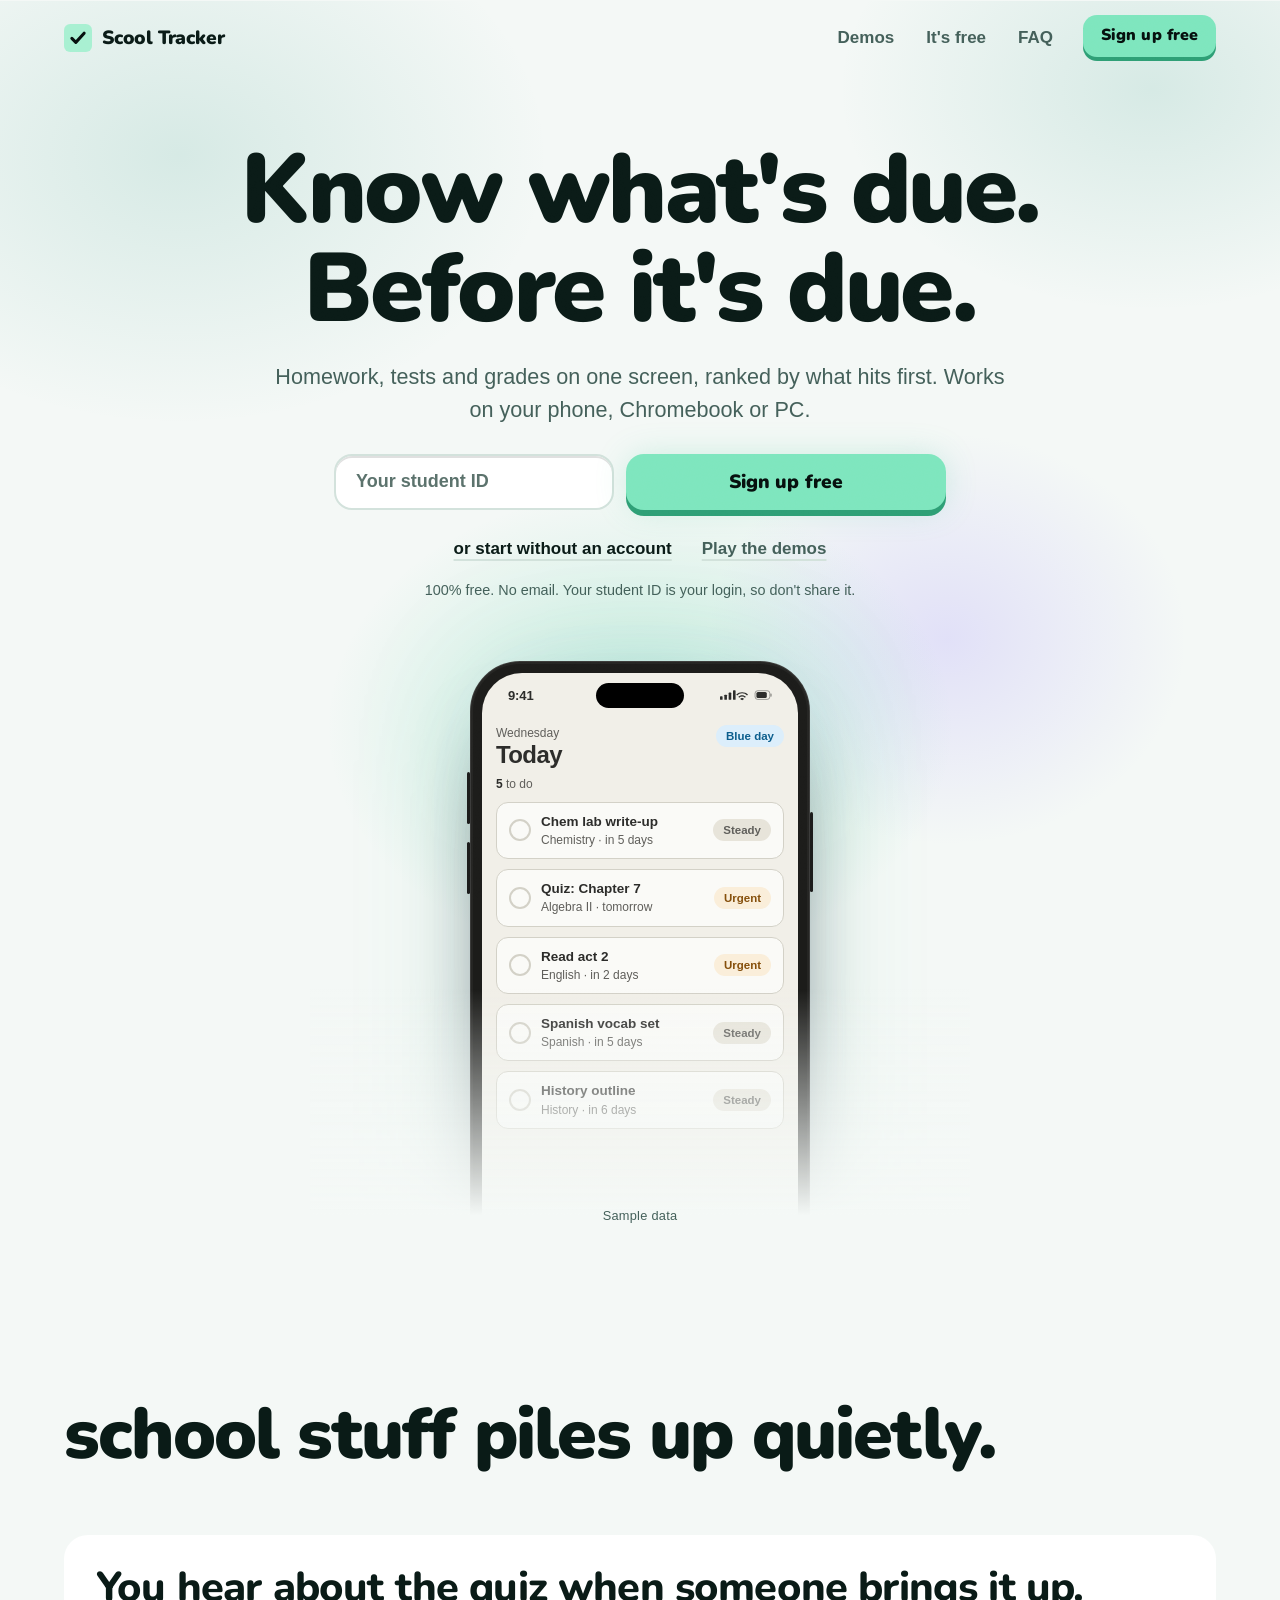
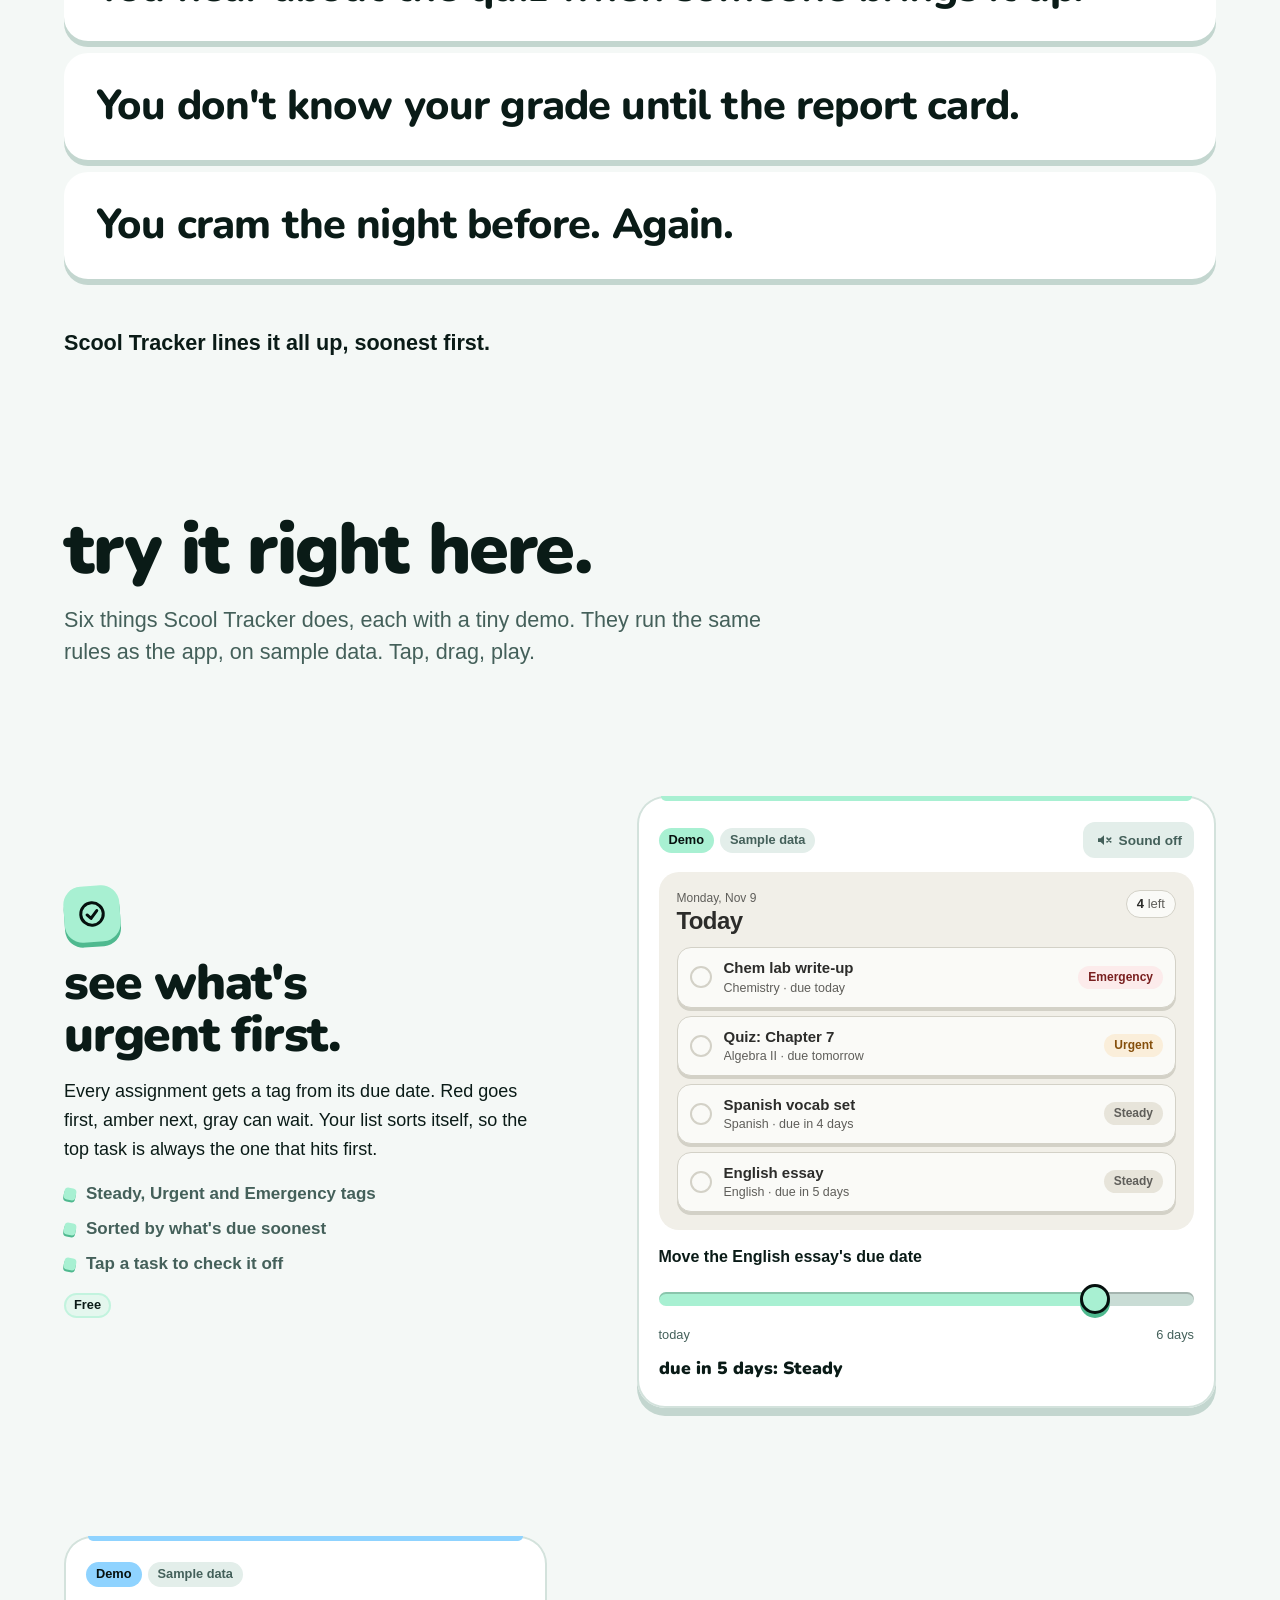
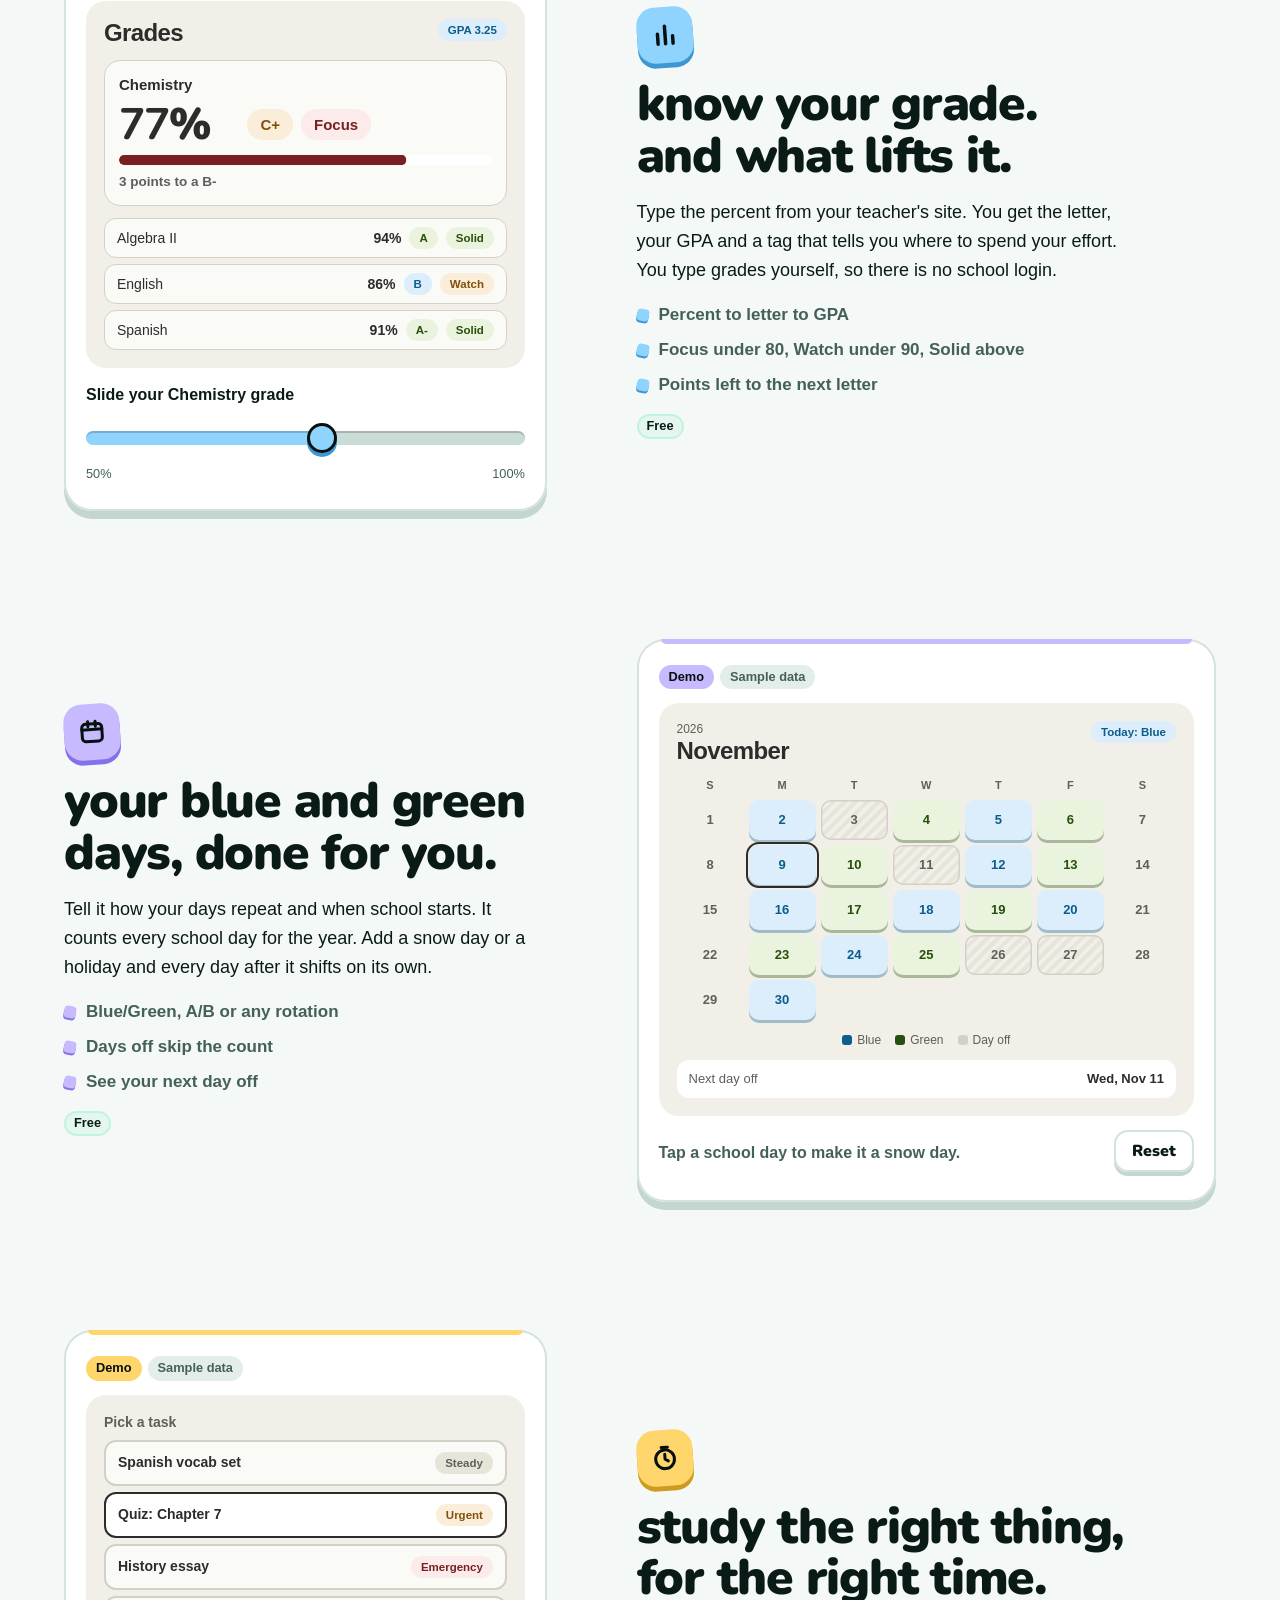
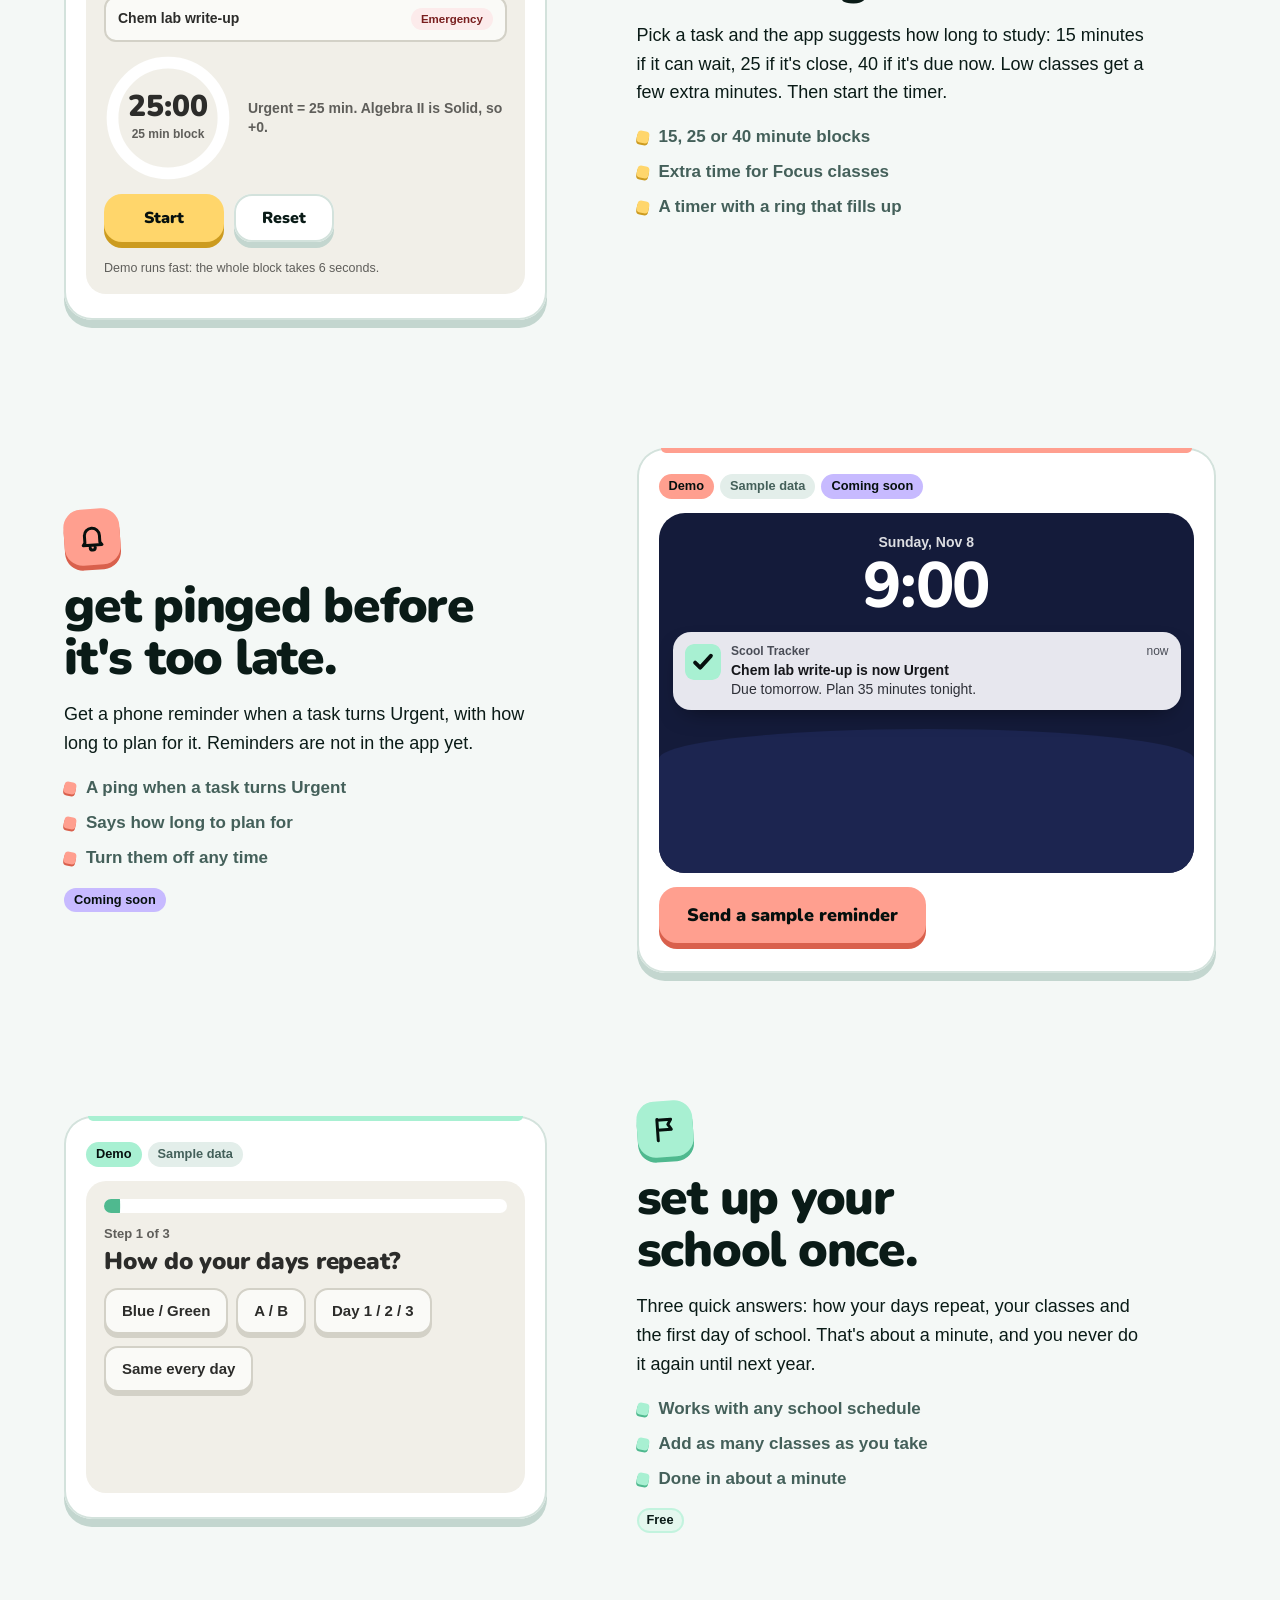
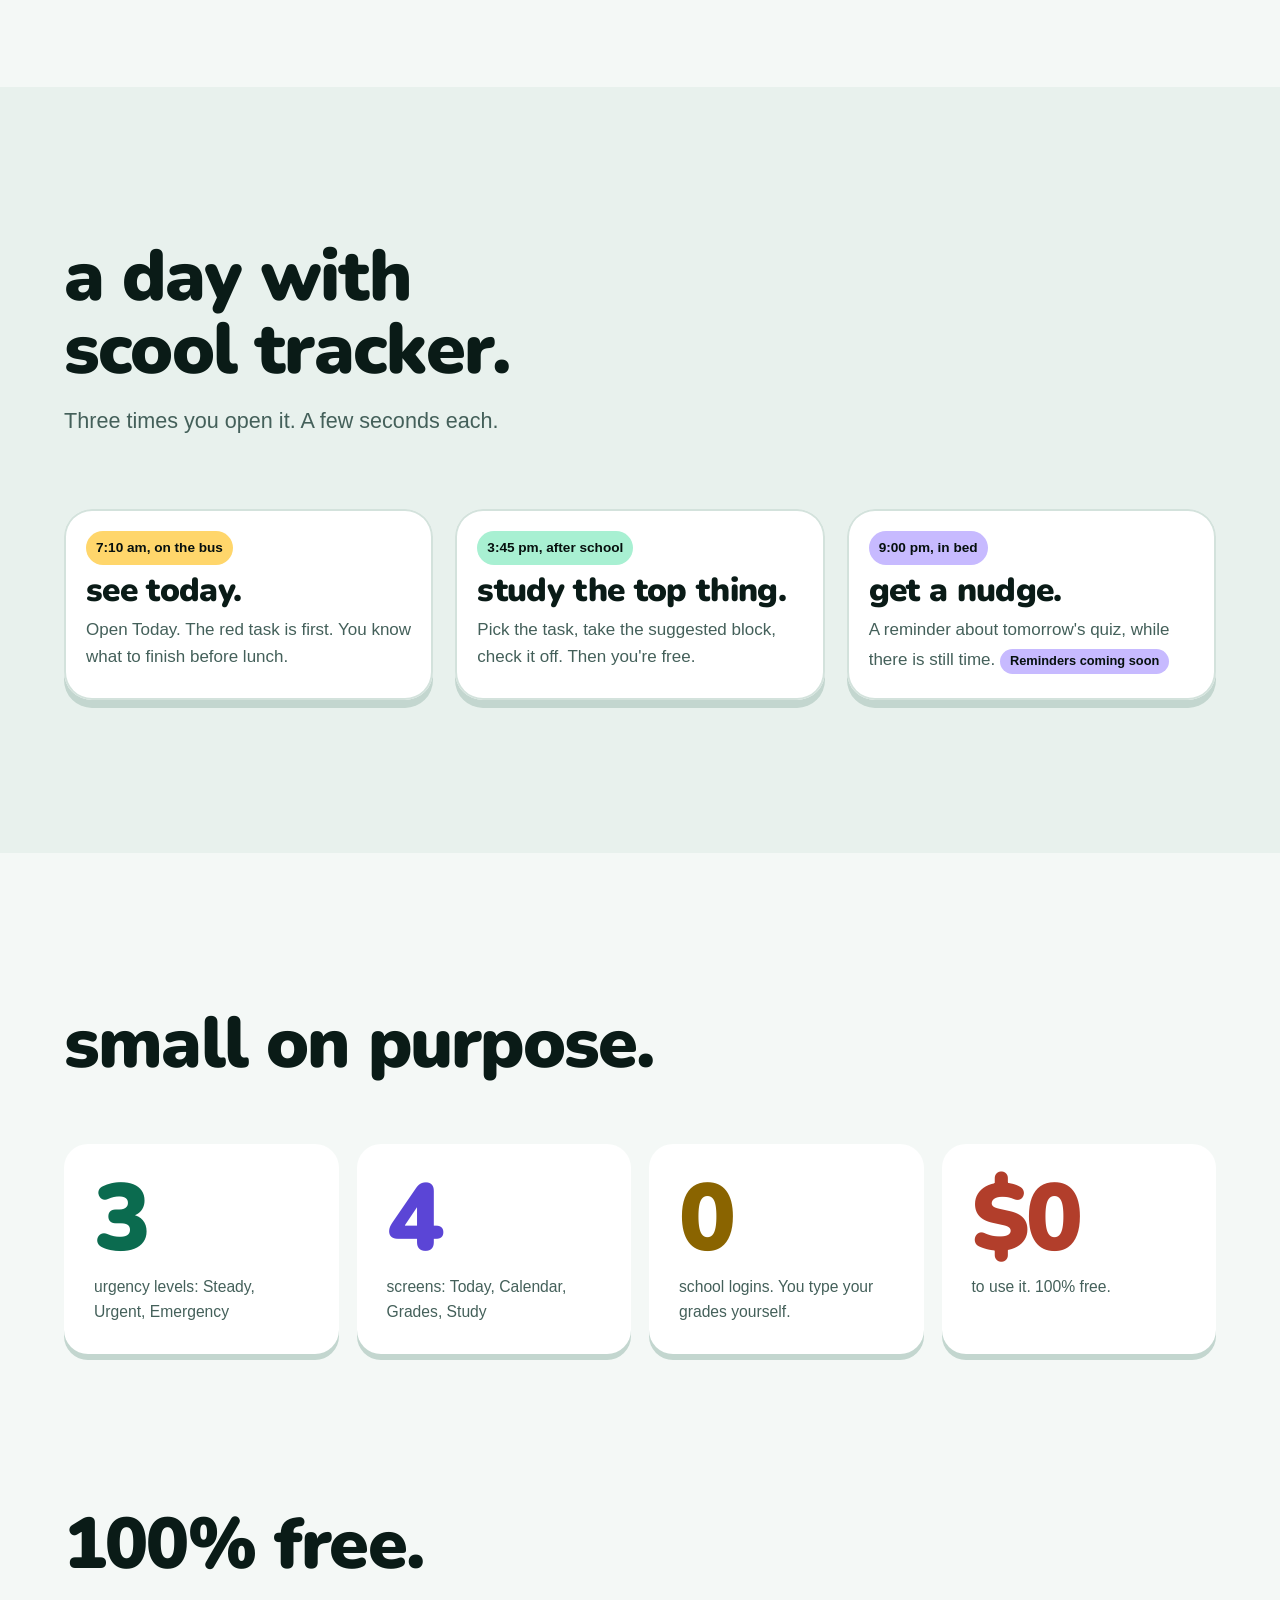
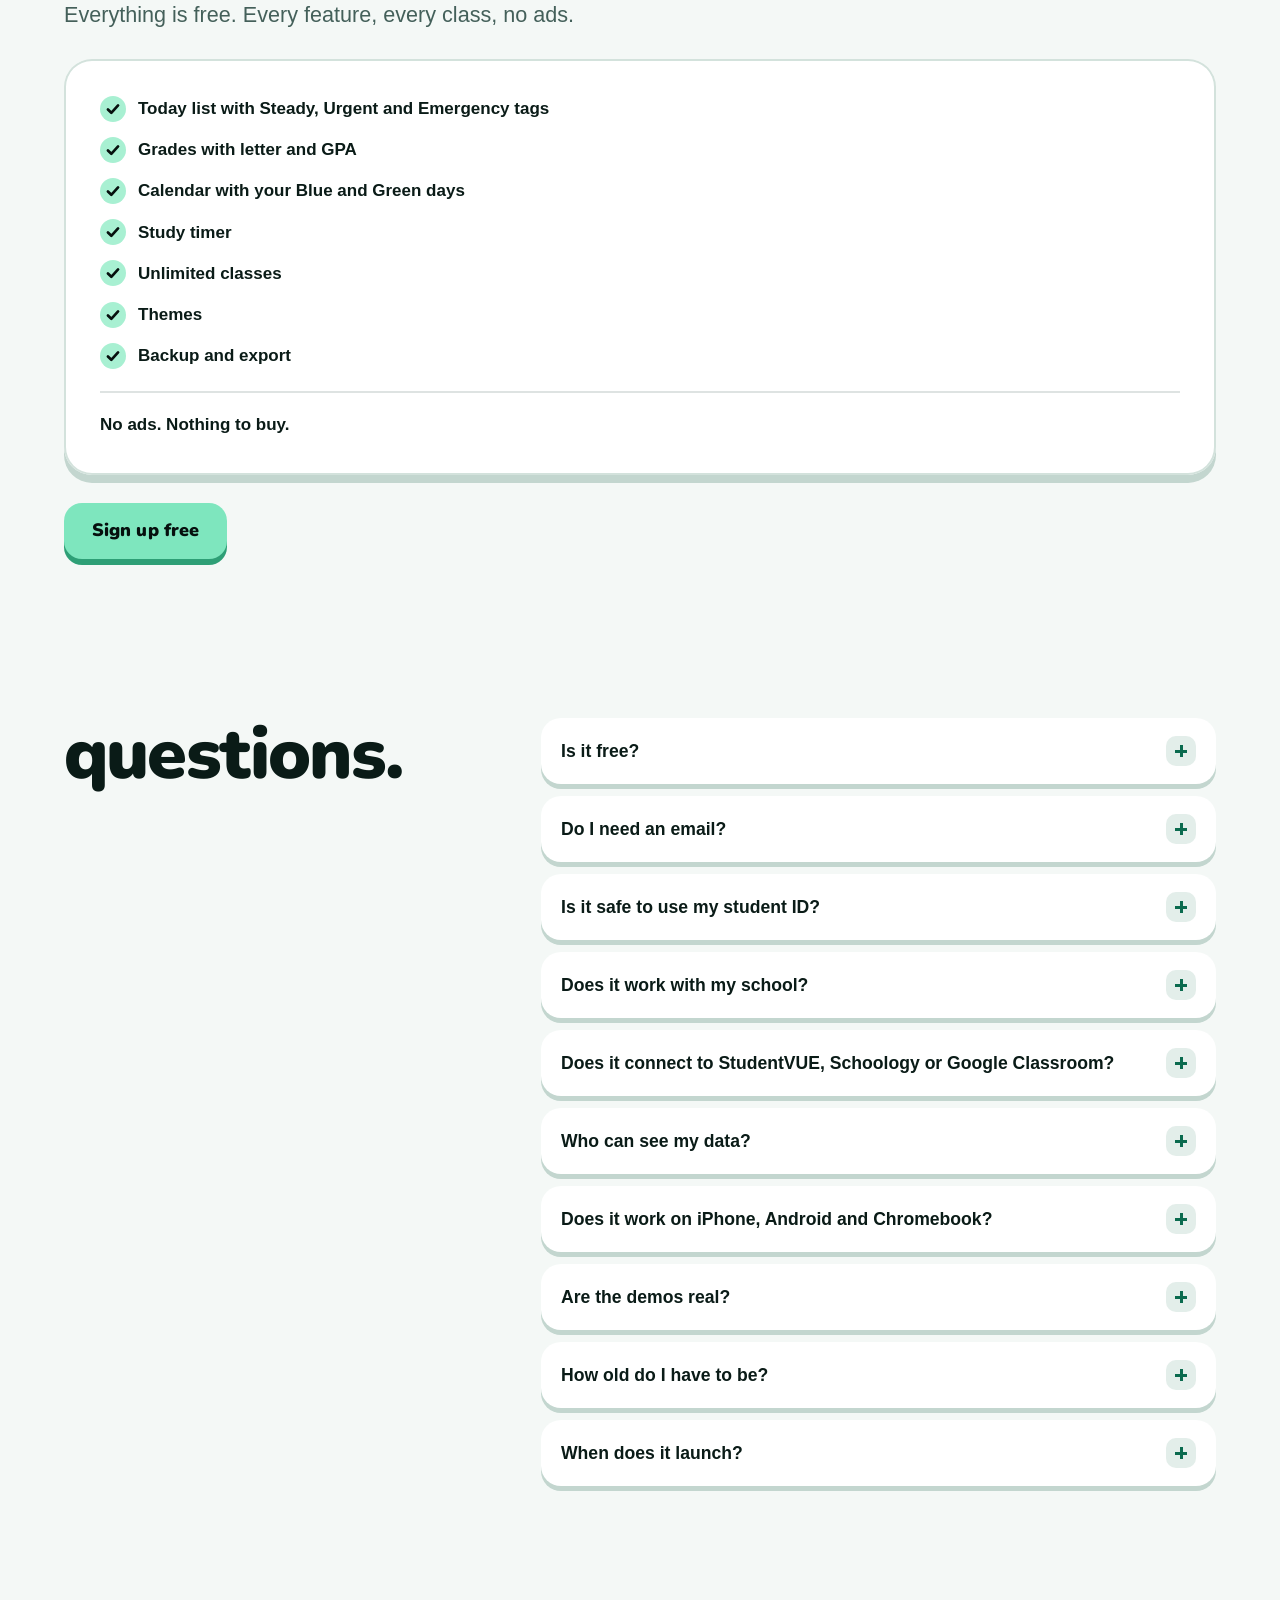
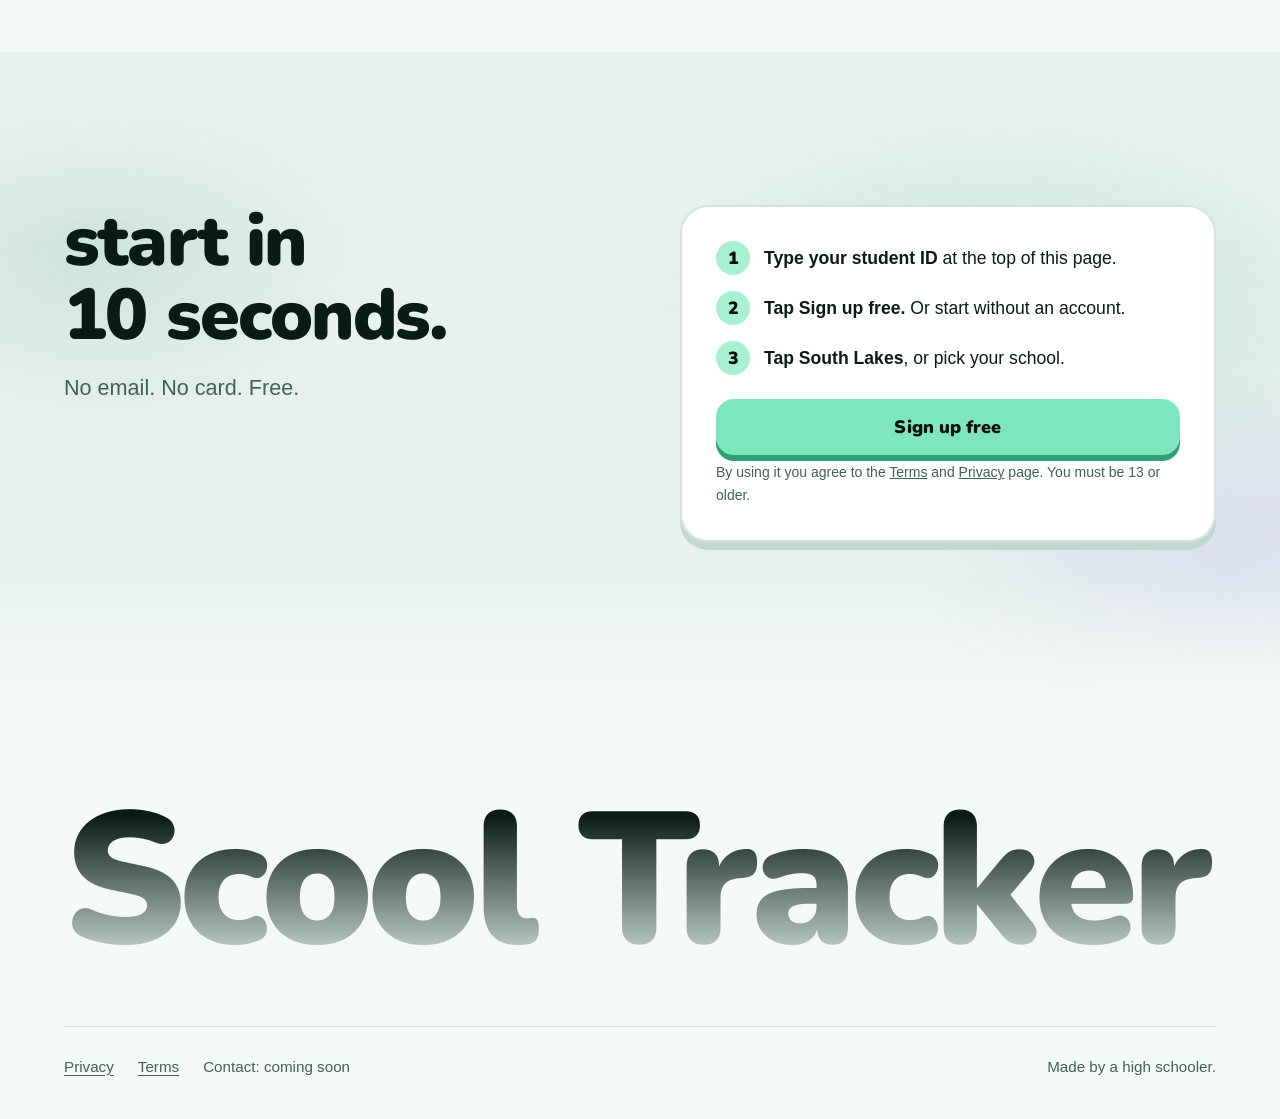
<file: index.html>
<!doctype html>
<html lang="en" class="no-js">
<head>
<meta charset="utf-8">
<meta name="viewport" content="width=device-width, initial-scale=1">
<title>Scool Tracker: know what's due before it's due</title>
<meta name="description" content="Free school tracker for high schoolers. Start today. Homework, tests and grades on one screen, ranked by what hits first. Play the demos right on the page.">
<meta name="color-scheme" content="dark light">
<meta name="theme-color" content="#06100E" media="(prefers-color-scheme: dark)">
<meta name="theme-color" content="#F4F8F6" media="(prefers-color-scheme: light)">
<link rel="icon" href="favicon.svg" type="image/svg+xml">
<meta property="og:type" content="website">
<meta property="og:title" content="Scool Tracker: know what's due before it's due">
<meta property="og:description" content="Free school tracker for high schoolers. Start today. Homework, tests and grades on one screen.">
<meta property="og:url" content="https://scooltracker.com/">
<meta property="og:image" content="https://scooltracker.com/og.png">
<meta property="og:image:width" content="1200">
<meta property="og:image:height" content="630">
<meta property="og:image:alt" content="Scool Tracker. Know what's due. Before it's due.">
<meta name="twitter:card" content="summary_large_image">
<meta name="twitter:title" content="Scool Tracker: know what's due before it's due">
<meta name="twitter:description" content="Free school tracker for high schoolers. Start today.">
<meta name="twitter:image" content="https://scooltracker.com/og.png">
<link rel="preconnect" href="https://fonts.googleapis.com">
<link rel="preconnect" href="https://fonts.gstatic.com" crossorigin>
<link rel="stylesheet" href="https://fonts.googleapis.com/css2?family=Nunito:wght@800;900&display=swap" media="print" onload="this.media='all'">
<noscript><link rel="stylesheet" href="https://fonts.googleapis.com/css2?family=Nunito:wght@800;900&display=swap"></noscript>
<link rel="stylesheet" href="style.css?v=786e6af-1795495997">
<script>document.documentElement.classList.remove('no-js');document.documentElement.classList.add('js')</script>
</head>
<body>
<a class="skip" href="#main">Skip to content</a>
<div class="lessonbar" aria-hidden="true"><i id="lessonbar"></i></div>

<svg width="0" height="0" style="position:absolute" aria-hidden="true" focusable="false">
  <symbol id="i-today" viewBox="0 0 24 24"><circle cx="12" cy="12" r="9" fill="none" stroke="currentColor" stroke-width="2.4"/><path d="M8 12.5l3 3 5-6" fill="none" stroke="currentColor" stroke-width="2.4" stroke-linecap="round" stroke-linejoin="round"/></symbol>
  <symbol id="i-cal" viewBox="0 0 24 24"><rect x="4" y="5.5" width="16" height="14" rx="3" fill="none" stroke="currentColor" stroke-width="2.4"/><path d="M4 10h16M9 3.5v4M15 3.5v4" fill="none" stroke="currentColor" stroke-width="2.4" stroke-linecap="round"/></symbol>
  <symbol id="i-grades" viewBox="0 0 24 24"><path d="M6 19V11M12 19V5M18 19v-6" fill="none" stroke="currentColor" stroke-width="2.8" stroke-linecap="round"/></symbol>
  <symbol id="i-study" viewBox="0 0 24 24"><circle cx="12" cy="13" r="7.5" fill="none" stroke="currentColor" stroke-width="2.4"/><path d="M12 9v4l2.5 1.5M9.5 3.5h5" fill="none" stroke="currentColor" stroke-width="2.4" stroke-linecap="round" stroke-linejoin="round"/></symbol>
  <symbol id="i-bell" viewBox="0 0 24 24"><path d="M6 16.5V11a6 6 0 0 1 12 0v5.5l1.5 2h-15zM10 20.5a2 2 0 0 0 4 0" fill="none" stroke="currentColor" stroke-width="2.4" stroke-linecap="round" stroke-linejoin="round"/></symbol>
  <symbol id="i-flag" viewBox="0 0 24 24"><path d="M6 21V4M6 4.5h11l-2.5 4 2.5 4H6" fill="none" stroke="currentColor" stroke-width="2.4" stroke-linecap="round" stroke-linejoin="round"/></symbol>
  <symbol id="i-check" viewBox="0 0 16 16"><path d="M3.5 8.4l3 3 6-6.6" fill="none" stroke="currentColor" stroke-width="2.4" stroke-linecap="round" stroke-linejoin="round"/></symbol>
  <symbol id="i-sb" viewBox="0 0 60 12"><g fill="currentColor"><rect x="0" y="7" width="3" height="4" rx=".8"/><rect x="5" y="5" width="3" height="6" rx=".8"/><rect x="10" y="2.5" width="3" height="8.5" rx=".8"/><rect x="15" y="0" width="3" height="11" rx=".8"/><path d="M29.5 2.2c2.6 0 5 1 6.8 2.7l-1.1 1.2a7.6 7.6 0 0 0-11.4 0l-1.1-1.2a9.7 9.7 0 0 1 6.8-2.7zm0 3.4c1.7 0 3.2.7 4.4 1.8L32.8 8.6a4.4 4.4 0 0 0-6.6 0L25.1 7.4c1.2-1.1 2.7-1.8 4.4-1.8zm0 3.3c.9 0 1.7.4 2.3 1L29.5 11.4l-2.3-1.5c.6-.6 1.4-1 2.3-1z" transform="translate(-4 0)"/></g><rect x="40.5" y=".5" width="17" height="10" rx="3" fill="none" stroke="currentColor" opacity=".5"/><rect x="42" y="2" width="12" height="7" rx="1.8" fill="currentColor"/><rect x="58.2" y="3.6" width="1.4" height="3.8" rx=".7" fill="currentColor" opacity=".5"/></symbol>
</svg>

<header class="nav" id="nav">
  <div class="wrap">
    <a class="brand" href="./" aria-label="Scool Tracker home">
      <svg viewBox="0 0 64 64" aria-hidden="true"><rect width="64" height="64" rx="14" fill="#A8F0D2"/><path d="M18 33l9 9 19-21" fill="none" stroke="#06100E" stroke-width="7" stroke-linecap="round" stroke-linejoin="round"/></svg>
      Scool Tracker
    </a>
    <nav class="nav-links" aria-label="Page">
      <a href="#demos">Demos</a>
      <a href="#free">It's free</a>
      <a href="#faq">FAQ</a>
    </nav>
    <a class="btn btn-sm" href="#signup" data-signup>Sign up free</a>
  </div>
</header>

<main id="main">

<section class="hero" aria-labelledby="hero-h">
  <div class="wrap">
    <h1 id="hero-h">Know what's due. Before it's due.</h1>
    <p class="lede">Homework, tests and grades on one screen, ranked by what hits first. Works on your phone, Chromebook or PC.</p>
    <div class="cta" id="signup">
      <form class="signup" id="signup-form" action="app/" method="get" novalidate>
        <label class="sr-only" for="sid">Student ID</label>
        <div class="signup-row">
          <input class="sid" id="sid" type="text" inputmode="numeric" autocomplete="off" autocorrect="off" autocapitalize="off" spellcheck="false" maxlength="10" placeholder="Your student ID" aria-describedby="sid-hint sid-err">
          <p class="sid-err" id="sid-err" role="alert" aria-live="assertive"></p>
          <button class="btn btn-go" id="hero-cta" type="submit">Sign up free</button>
        </div>
      </form>
      <div class="cta-links">
        <a href="app/?start=guest">or start without an account</a>
        <a href="#demos">Play the demos</a>
      </div>
      <small id="sid-hint">100% free. No email. Your student ID is your login, so don't share it.</small>
    </div>
    <figure class="hero-phone" id="hero-phone">
      <div class="hero-doodle" data-doodle="wave" data-doodle-label="Doodle, a green, wide-eyed bird mascot, cheering and holding up a gold star" id="hero-doodle"></div>
      <div class="phone" role="img" aria-label="Phone showing the Today screen. Sample assignments are tagged Steady, Urgent and Emergency as their due dates get closer, then get checked off.">
        <div class="island" aria-hidden="true"></div>
        <div class="screen" aria-hidden="true">
          <div class="sb"><span>9:41</span><svg><use href="#i-sb"/></svg></div>
          <div class="s-head"><div><div class="s-date">Wednesday</div><h3>Today</h3></div><span class="badge b-blue">Blue day</span></div>
          <div class="left" id="h-left"><b id="h-count">5</b> to do</div>
          <div class="task trow" id="h-flip"><span class="chk"><svg><use href="#i-check"/></svg></span><div class="tmain"><span class="task-title">Chem lab write-up</span><span class="task-sub" id="h-flip-sub">Chemistry · today</span></div><span class="badge b-red" id="h-flip-b">Emergency</span></div>
          <div class="task trow"><span class="chk"><svg><use href="#i-check"/></svg></span><div class="tmain"><span class="task-title">Quiz: Chapter 7</span><span class="task-sub">Algebra II · tomorrow</span></div><span class="badge b-amber">Urgent</span></div>
          <div class="task trow" id="h-t3"><span class="chk"><svg><use href="#i-check"/></svg></span><div class="tmain"><span class="task-title">Read act 2</span><span class="task-sub">English · in 2 days</span></div><span class="badge b-amber">Urgent</span></div>
          <div class="task trow"><span class="chk"><svg><use href="#i-check"/></svg></span><div class="tmain"><span class="task-title">Spanish vocab set</span><span class="task-sub">Spanish · in 5 days</span></div><span class="badge b-gray">Steady</span></div>
          <div class="task trow"><span class="chk"><svg><use href="#i-check"/></svg></span><div class="tmain"><span class="task-title">History outline</span><span class="task-sub">History · in 6 days</span></div><span class="badge b-gray">Steady</span></div>
        </div>
      </div>
    </figure>
    <p class="sample">Sample data</p>
  </div>
</section>

<section class="problem" aria-labelledby="problem-h">
  <div class="wrap">
    <h2 id="problem-h" class="title">school stuff piles up quietly.</h2>
    <ul class="pain">
      <li>You hear about the quiz when someone brings it up.</li>
      <li>You don't know your grade until the report card.</li>
      <li>You cram the night before. Again.</li>
    </ul>
    <p class="lede fix">Scool Tracker lines it all up, soonest first.</p>
  </div>
</section>

<section class="feats" id="demos" aria-labelledby="demos-h">
  <div class="wrap">
    <div class="sec-head reveal">
      <h2 id="demos-h" class="title">try it right here.</h2>
      <p class="lede">Six things Scool Tracker does, each with a tiny demo. They run the same rules as the app, on sample data. Tap, drag, play.</p>
    </div>

    <!-- 1. TODAY -->
    <article class="feat" id="f-today" aria-labelledby="f-today-h" style="--pop: var(--pop-mint); --pop-edge: var(--pop-mint-edge)">
      <div class="feat-copy reveal">
        <span class="feat-ico" aria-hidden="true"><svg><use href="#i-today"/></svg></span>
        <h3 id="f-today-h">see what's urgent first.</h3>
        <p>Every assignment gets a tag from its due date. Red goes first, amber next, gray can wait. Your list sorts itself, so the top task is always the one that hits first.</p>
        <ul class="points">
          <li>Steady, Urgent and Emergency tags</li>
          <li>Sorted by what's due soonest</li>
          <li>Tap a task to check it off</li>
        </ul>
        <p class="plan"><span class="tag tag-free">Free</span></p>
      </div>
      <div class="demo reveal" id="demo-today">
        <div class="demo-top"><span class="tag tag-demo">Demo</span><span class="tag">Sample data</span>
          <button type="button" class="snd" id="snd" aria-pressed="false"><svg viewBox="0 0 24 24" aria-hidden="true"><path d="M4 9.5h3.5L12 5.5v13l-4.5-4H4z" fill="currentColor"/><path class="snd-on" d="M15.5 9a4 4 0 0 1 0 6M18 6.5a7.5 7.5 0 0 1 0 11" fill="none" stroke="currentColor" stroke-width="2" stroke-linecap="round"/><path class="snd-off" d="M16 9.5l5 5M21 9.5l-5 5" fill="none" stroke="currentColor" stroke-width="2" stroke-linecap="round"/></svg><span id="snd-l">Sound off</span></button>
        </div>
        <div class="app">
          <div class="s-head"><div><div class="s-date">Monday, Nov 9</div><h4>Today</h4></div><span class="left-pill"><b id="td-left">4</b> left</span></div>
          <ul class="td-list" id="td-list" aria-label="Sample to-do list"></ul>
          <p class="td-done" id="td-done" hidden>All done. Go outside. <button type="button" class="linkish" id="td-reset">Start over</button></p>
        </div>
        <div class="ctl">
          <label for="td-days">Move the English essay's due date</label>
          <input type="range" id="td-days" min="0" max="6" step="1" value="5" aria-describedby="td-days-out">
          <div class="ctl-scale" aria-hidden="true"><span>today</span><span>6 days</span></div>
          <output id="td-days-out" for="td-days">due in 5 days: Steady</output>
        </div>
        <div class="demo-doodle" data-doodle="wave" id="td-doodle"></div>
        <p class="sr-only" aria-live="polite" id="td-live"></p>
      </div>
    </article>

    <!-- 2. GRADES -->
    <article class="feat" id="f-grades" aria-labelledby="f-grades-h" style="--pop: var(--pop-sky); --pop-edge: var(--pop-sky-edge)">
      <div class="feat-copy reveal">
        <span class="feat-ico" aria-hidden="true"><svg><use href="#i-grades"/></svg></span>
        <h3 id="f-grades-h">know your grade. and what lifts it.</h3>
        <p>Type the percent from your teacher's site. You get the letter, your GPA and a tag that tells you where to spend your effort. You type grades yourself, so there is no school login.</p>
        <ul class="points">
          <li>Percent to letter to GPA</li>
          <li>Focus under 80, Watch under 90, Solid above</li>
          <li>Points left to the next letter</li>
        </ul>
        <p class="plan"><span class="tag tag-free">Free</span></p>
      </div>
      <div class="demo reveal" id="demo-grades">
        <div class="demo-top"><span class="tag tag-demo">Demo</span><span class="tag">Sample data</span></div>
        <div class="app">
          <div class="s-head"><h4>Grades</h4><span class="badge b-blue" id="gr-gpa">GPA 3.25</span></div>
          <div class="gr-big">
            <div class="gr-name">Chemistry</div>
            <div class="gr-row"><span class="gr-pct"><b id="gr-pct">77</b>%</span><span class="badge big b-amber" id="gr-letter">C+</span><span class="badge big b-red" id="gr-tier">Focus</span></div>
            <div class="gr-bar" aria-hidden="true"><i id="gr-bar"></i></div>
            <p class="gr-next" id="gr-next">3 points to a B-</p>
          </div>
          <ul class="gr-list" aria-label="Other sample classes">
            <li><span>Algebra II</span><span class="pct">94%</span><span class="badge b-green">A</span><span class="badge b-green">Solid</span></li>
            <li><span>English</span><span class="pct">86%</span><span class="badge b-blue">B</span><span class="badge b-amber">Watch</span></li>
            <li><span>Spanish</span><span class="pct">91%</span><span class="badge b-green">A-</span><span class="badge b-green">Solid</span></li>
          </ul>
        </div>
        <div class="ctl">
          <label for="gr-slider">Slide your Chemistry grade</label>
          <input type="range" id="gr-slider" min="50" max="100" step="1" value="77" aria-describedby="gr-live">
          <div class="ctl-scale" aria-hidden="true"><span>50%</span><span>100%</span></div>
        </div>
        <p class="sr-only" aria-live="polite" id="gr-live"></p>
      </div>
    </article>

    <!-- 3. CALENDAR -->
    <article class="feat" id="f-cal" aria-labelledby="f-cal-h" style="--pop: var(--pop-lav); --pop-edge: var(--pop-lav-edge)">
      <div class="feat-copy reveal">
        <span class="feat-ico" aria-hidden="true"><svg><use href="#i-cal"/></svg></span>
        <h3 id="f-cal-h">your blue and green days, done for you.</h3>
        <p>Tell it how your days repeat and when school starts. It counts every school day for the year. Add a snow day or a holiday and every day after it shifts on its own.</p>
        <ul class="points">
          <li>Blue/Green, A/B or any rotation</li>
          <li>Days off skip the count</li>
          <li>See your next day off</li>
        </ul>
        <p class="plan"><span class="tag tag-free">Free</span></p>
      </div>
      <div class="demo reveal" id="demo-cal">
        <div class="demo-top"><span class="tag tag-demo">Demo</span><span class="tag">Sample data</span></div>
        <div class="app">
          <div class="s-head"><div><div class="s-date">2026</div><h4>November</h4></div><span class="badge b-blue" id="cal-today">Today: Blue</span></div>
          <div class="cal-grid" id="cal-grid" role="group" aria-label="November 2026. Tap a school day to make it a day off."></div>
          <div class="legend"><span><i class="dot cb"></i>Blue</span><span><i class="dot cg"></i>Green</span><span><i class="dot co"></i>Day off</span></div>
          <div class="note-card"><span>Next day off</span><b id="cal-next">Thu, Nov 26</b></div>
        </div>
        <div class="ctl ctl-row">
          <p class="ctl-hint">Tap a school day to make it a snow day.</p>
          <button type="button" class="btn btn-sm btn-2" id="cal-reset">Reset</button>
        </div>
        <p class="sr-only" aria-live="polite" id="cal-live"></p>
      </div>
    </article>

    <!-- 4. STUDY -->
    <article class="feat" id="f-study" aria-labelledby="f-study-h" style="--pop: var(--pop-sun); --pop-edge: var(--pop-sun-edge)">
      <div class="feat-copy reveal">
        <span class="feat-ico" aria-hidden="true"><svg><use href="#i-study"/></svg></span>
        <h3 id="f-study-h">study the right thing, for the right time.</h3>
        <p>Pick a task and the app suggests how long to study: 15 minutes if it can wait, 25 if it's close, 40 if it's due now. Low classes get a few extra minutes. Then start the timer.</p>
        <ul class="points">
          <li>15, 25 or 40 minute blocks</li>
          <li>Extra time for Focus classes</li>
          <li>A timer with a ring that fills up</li>
        </ul>
        </div>
      <div class="demo reveal" id="demo-study">
        <div class="demo-top"><span class="tag tag-demo">Demo</span><span class="tag">Sample data</span></div>
        <div class="app">
          <fieldset class="st-pick">
            <legend>Pick a task</legend>
            <div class="st-opts" id="st-opts"></div>
          </fieldset>
          <div class="st-main">
            <div class="ring" aria-hidden="true">
              <svg viewBox="0 0 120 120"><circle class="ring-bg" cx="60" cy="60" r="52"/><circle class="ring-fg" id="st-ring" cx="60" cy="60" r="52"/></svg>
              <div class="ring-in"><b id="st-time">25:00</b><span id="st-state">ready</span></div>
            </div>
            <p class="st-why" id="st-why">Urgent = 25 min. Algebra II is Solid, so +0.</p>
          </div>
          <div class="st-btns">
            <button type="button" class="btn" id="st-start">Start</button>
            <button type="button" class="btn btn-2" id="st-reset">Reset</button>
          </div>
          <p class="fine st-note">Demo runs fast: the whole block takes 6 seconds.</p>
        </div>
        <div class="demo-doodle" data-doodle="wave" id="st-doodle"></div>
        <p class="sr-only" aria-live="polite" id="st-live"></p>
      </div>
    </article>

    <!-- 5. REMINDERS -->
    <article class="feat" id="f-rem" aria-labelledby="f-rem-h" style="--pop: var(--pop-coral); --pop-edge: var(--pop-coral-edge)">
      <div class="feat-copy reveal">
        <span class="feat-ico" aria-hidden="true"><svg><use href="#i-bell"/></svg></span>
        <h3 id="f-rem-h">get pinged before it's too late.</h3>
        <p>Get a phone reminder when a task turns Urgent, with how long to plan for it. Reminders are not in the app yet.</p>
        <ul class="points">
          <li>A ping when a task turns Urgent</li>
          <li>Says how long to plan for</li>
          <li>Turn them off any time</li>
        </ul>
        <p class="plan"><span class="tag tag-soon">Coming soon</span></p>
      </div>
      <div class="demo reveal" id="demo-rem">
        <div class="demo-top"><span class="tag tag-demo">Demo</span><span class="tag">Sample data</span><span class="tag tag-soon">Coming soon</span></div>
        <div class="lock">
          <div class="lock-time"><span>Sunday, Nov 8</span><b>9:00</b></div>
          <ol class="notes" id="rem-notes" aria-live="polite" aria-label="Sample notifications"></ol>
          <div class="lock-doodle" data-doodle="sleepy"></div>
        </div>
        <div class="ctl ctl-row">
          <button type="button" class="btn" id="rem-send">Send a sample reminder</button>
        </div>
      </div>
    </article>

    <!-- 6. SETUP -->
    <article class="feat" id="f-setup" aria-labelledby="f-setup-h" style="--pop: var(--pop-mint); --pop-edge: var(--pop-mint-edge)">
      <div class="feat-copy reveal">
        <span class="feat-ico" aria-hidden="true"><svg><use href="#i-flag"/></svg></span>
        <h3 id="f-setup-h">set up your school once.</h3>
        <p>Three quick answers: how your days repeat, your classes and the first day of school. That's about a minute, and you never do it again until next year.</p>
        <ul class="points">
          <li>Works with any school schedule</li>
          <li>Add as many classes as you take</li>
          <li>Done in about a minute</li>
        </ul>
        <p class="plan"><span class="tag tag-free">Free</span></p>
      </div>
      <div class="demo reveal" id="demo-setup">
        <div class="demo-top"><span class="tag tag-demo">Demo</span><span class="tag">Sample data</span></div>
        <div class="app">
          <div class="su-bar" aria-hidden="true"><i id="su-bar"></i></div>
          <div id="su-body"></div>
        </div>
        <div class="demo-doodle" data-doodle="wave" id="su-doodle"></div>
        <p class="sr-only" aria-live="polite" id="su-live"></p>
      </div>
    </article>
  </div>
</section>

<section class="day" aria-labelledby="day-h">
  <div class="wrap">
    <div class="sec-head reveal">
      <h2 id="day-h" class="title">a day with scool tracker.</h2>
      <p class="lede">Three times you open it. A few seconds each.</p>
    </div>
    <ol class="day-strip">
      <li class="reveal" style="--pop: var(--pop-sun)">
        <div class="day-pic" data-doodle="wave"></div>
        <p class="day-time">7:10 am, on the bus</p>
        <h3>see today.</h3>
        <p>Open Today. The red task is first. You know what to finish before lunch.</p>
      </li>
      <li class="reveal" style="--pop: var(--pop-mint)">
        <div class="day-pic" data-doodle="focused"></div>
        <p class="day-time">3:45 pm, after school</p>
        <h3>study the top thing.</h3>
        <p>Pick the task, take the suggested block, check it off. Then you're free.</p>
      </li>
      <li class="reveal" style="--pop: var(--pop-lav)">
        <div class="day-pic" data-doodle="sleepy"></div>
        <p class="day-time">9:00 pm, in bed</p>
        <h3>get a nudge.</h3>
        <p>A reminder about tomorrow's quiz, while there is still time. <span class="tag tag-soon">Reminders coming soon</span></p>
      </li>
    </ol>
  </div>
</section>

<section class="stats" aria-labelledby="stats-h">
  <div class="wrap">
    <h2 id="stats-h" class="title reveal">small on purpose.</h2>
    <div class="stat-grid">
      <div class="stat reveal"><b data-count="3">3</b><span>urgency levels: Steady, Urgent, Emergency</span></div>
      <div class="stat reveal"><b data-count="4">4</b><span>screens: Today, Calendar, Grades, Study</span></div>
      <div class="stat reveal"><b>0</b><span>school logins. You type your grades yourself.</span></div>
      <div class="stat reveal"><b>$0</b><span>to use it. 100% free.</span></div>
    </div>
  </div>
</section>

<section class="plans" id="free" aria-labelledby="free-h">
  <div class="wrap">
    <div class="sec-head reveal">
      <h2 id="free-h" class="title">100% free.</h2>
      <p class="lede">Everything is free. Every feature, every class, no ads.</p>
    </div>
    <div class="plan-wrap free-card reveal">
      <ul class="free-list">
        <li><svg class="yes" aria-hidden="true"><use href="#i-check"/></svg><span>Today list with Steady, Urgent and Emergency tags</span></li>
        <li><svg class="yes" aria-hidden="true"><use href="#i-check"/></svg><span>Grades with letter and GPA</span></li>
        <li><svg class="yes" aria-hidden="true"><use href="#i-check"/></svg><span>Calendar with your Blue and Green days</span></li>
        <li><svg class="yes" aria-hidden="true"><use href="#i-check"/></svg><span>Study timer</span></li>
        <li><svg class="yes" aria-hidden="true"><use href="#i-check"/></svg><span>Unlimited classes</span></li>
        <li><svg class="yes" aria-hidden="true"><use href="#i-check"/></svg><span>Themes</span></li>
        <li><svg class="yes" aria-hidden="true"><use href="#i-check"/></svg><span>Backup and export</span></li>
      </ul>
      <p class="free-note"><b>No ads. Nothing to buy.</b></p>
    </div>
    <div class="plans-foot reveal">
      <a class="btn" href="#signup" data-signup>Sign up free</a>
    </div>
  </div>
</section>

<section class="faq" id="faq" aria-labelledby="faq-h">
  <div class="wrap faq-grid">
    <div class="faq-head reveal">
      <h2 id="faq-h" class="title">questions.</h2>
      <div class="faq-doodle" data-doodle="focused"></div>
    </div>
    <div>
      <details><summary>Is it free?</summary><div class="ans"><p>Yes, 100% free. No ads, nothing to buy.</p></div></details>
      <details><summary>Do I need an email?</summary><div class="ans"><p>No. Use your student ID, or start without an account (saved on that device only).</p></div></details>
      <details><summary>Is it safe to use my student ID?</summary><div class="ans"><p>The app stores only a scrambled code made from it, never the ID itself. But anyone who knows your student ID can open your account, so don't share it.</p></div></details>
<details><summary>Does it work with my school?</summary><div class="ans"><p>Yes, any school. You type in your own schedule: Blue and Green days, A and B days, a three-day rotation or the same classes every day.</p></div></details>
      <details><summary>Does it connect to StudentVUE, Schoology or Google Classroom?</summary><div class="ans"><p>No. You type your grades and assignments yourself. That keeps your school login out of it, and it works the same at every school.</p></div></details>
      <details><summary>Who can see my data?</summary><div class="ans"><p>Only you. We do not sell it and there are no ads. The app stores your classes, tasks, grades and settings, and a scrambled login code, never your student ID itself. If you start without an account, everything stays on that device. <a href="privacy.html">Read the privacy page.</a></p></div></details>
      <details><summary>Does it work on iPhone, Android and Chromebook?</summary><div class="ans"><p>It runs in the browser, so it works on a phone, a Chromebook or a PC.</p></div></details>
      <details><summary>Are the demos real?</summary><div class="ans"><p>They use the same rules as the app, with sample data. The study timer is in the app. Reminders are not in the app yet, so they are marked Coming soon.</p></div></details>
      <details><summary>How old do I have to be?</summary><div class="ans"><p>13 or older.</p></div></details>
      <details><summary>When does it launch?</summary><div class="ans"><p>It's live now. Tap Sign up free.</p></div></details>
    </div>
  </div>
</section>

<section class="join" id="join" aria-labelledby="join-h">
  <div class="wrap join-grid">
    <div class="join-copy">
      <h2 id="join-h" class="title">start in 10 seconds.</h2>
      <p class="lede">No email. No card. Free.</p>
      <div class="join-doodle" data-doodle="wave"></div>
    </div>
    <div class="form-card">
      <ol class="start-steps">
        <li><span><b>Type your student ID</b> at the top of this page.</span></li>
        <li><span><b>Tap Sign up free.</b> Or start without an account.</span></li>
        <li><span><b>Tap South Lakes</b>, or pick your school.</span></li>
      </ol>
      <a class="btn" href="#signup" data-signup>Sign up free</a>
      <p class="fine">By using it you agree to the <a href="terms.html">Terms</a> and <a href="privacy.html">Privacy</a> page. You must be 13 or older.</p>
    </div>
  </div>
</section>

</main>

<footer class="foot">
  <div class="wrap">
    <div class="foot-word" aria-hidden="true">Scool Tracker</div>
    <div class="foot-row">
      <ul>
        <li><a href="privacy.html">Privacy</a></li>
        <li><a href="terms.html">Terms</a></li>
        <li><span id="contact">Contact: coming soon</span></li>
      </ul>
      <span>Made by a high schooler.</span>
    </div>
  </div>
</footer>

<div class="mbar" id="mbar" aria-hidden="true">
  <span>100% free</span>
  <a class="btn btn-sm" href="#signup" data-signup tabindex="-1">Sign up free</a>
</div>

<script src="config.js?v=786e6af-1795495997"></script>
<script src="doodle/doodle.js?v=786e6af-1795495997" defer></script>
<script src="demo/logic.js?v=786e6af-1795495997" defer></script>
<script src="demo/fx.js?v=786e6af-1795495997" defer></script>
<script src="demo/demos.js?v=786e6af-1795495997" defer></script>
<script src="main.js?v=786e6af-1795495997" defer></script>
</body>
</html>
</file>
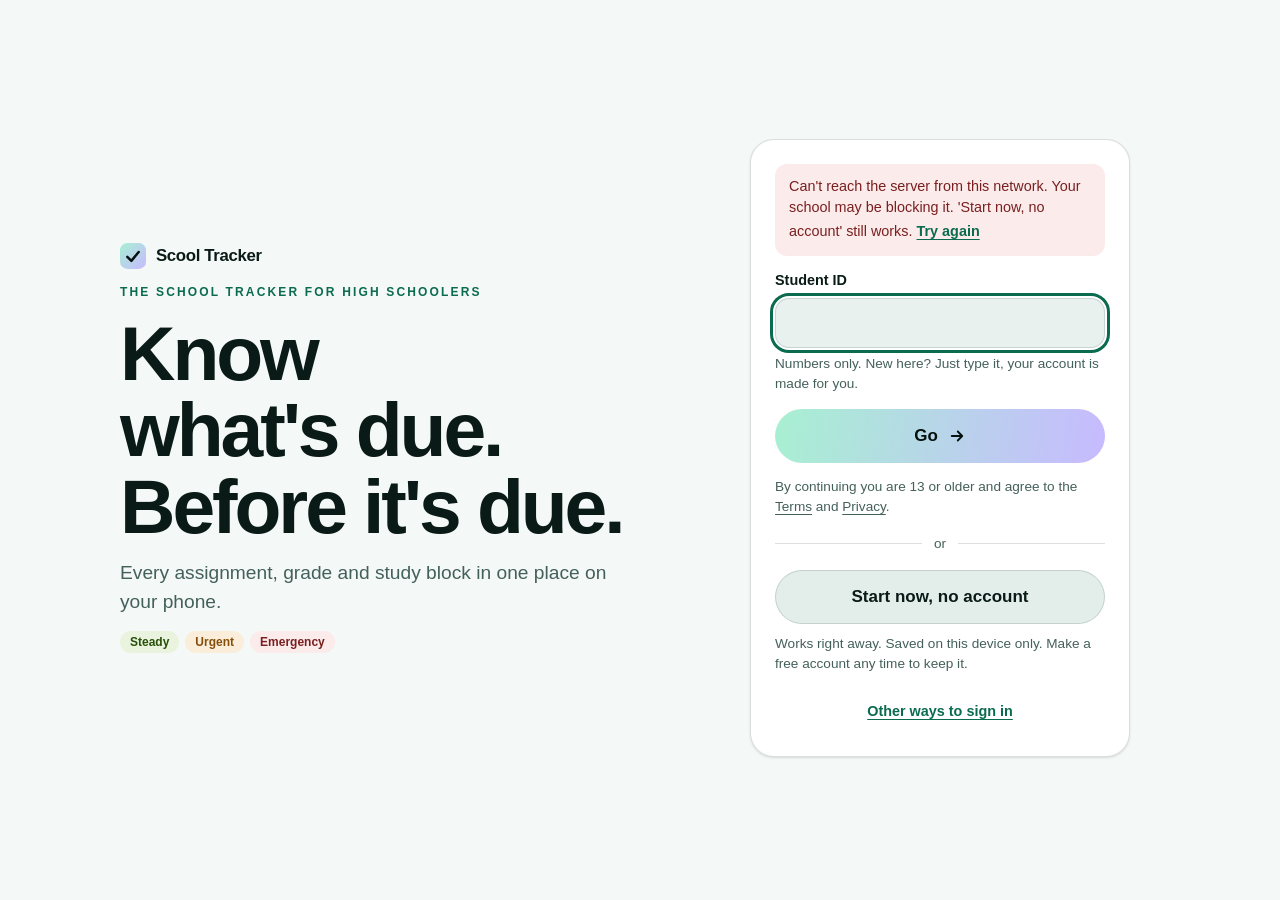
<file: app/index.html>
<!doctype html>
<html lang="en">
  <head>
    <meta charset="UTF-8" />
    <meta name="viewport" content="width=device-width, initial-scale=1.0, viewport-fit=cover" />
    <meta name="theme-color" content="#2C2C2A" />
    <meta name="apple-mobile-web-app-capable" content="yes" />
    <meta name="apple-mobile-web-app-title" content="Scool" />
    <link rel="icon" type="image/svg+xml" href="/app/icon.svg" />
    <link rel="apple-touch-icon" href="/app/icon-192.png" />
    <title>Scool Tracker</title>
    <script type="module" crossorigin src="/app/assets/index-DMJTry07.js"></script>
    <link rel="stylesheet" crossorigin href="/app/assets/index-ClxlFBYd.css">
  <link rel="manifest" href="/app/manifest.webmanifest"></head>
  <body>
    <div id="root"></div>
  </body>
</html>
</file>
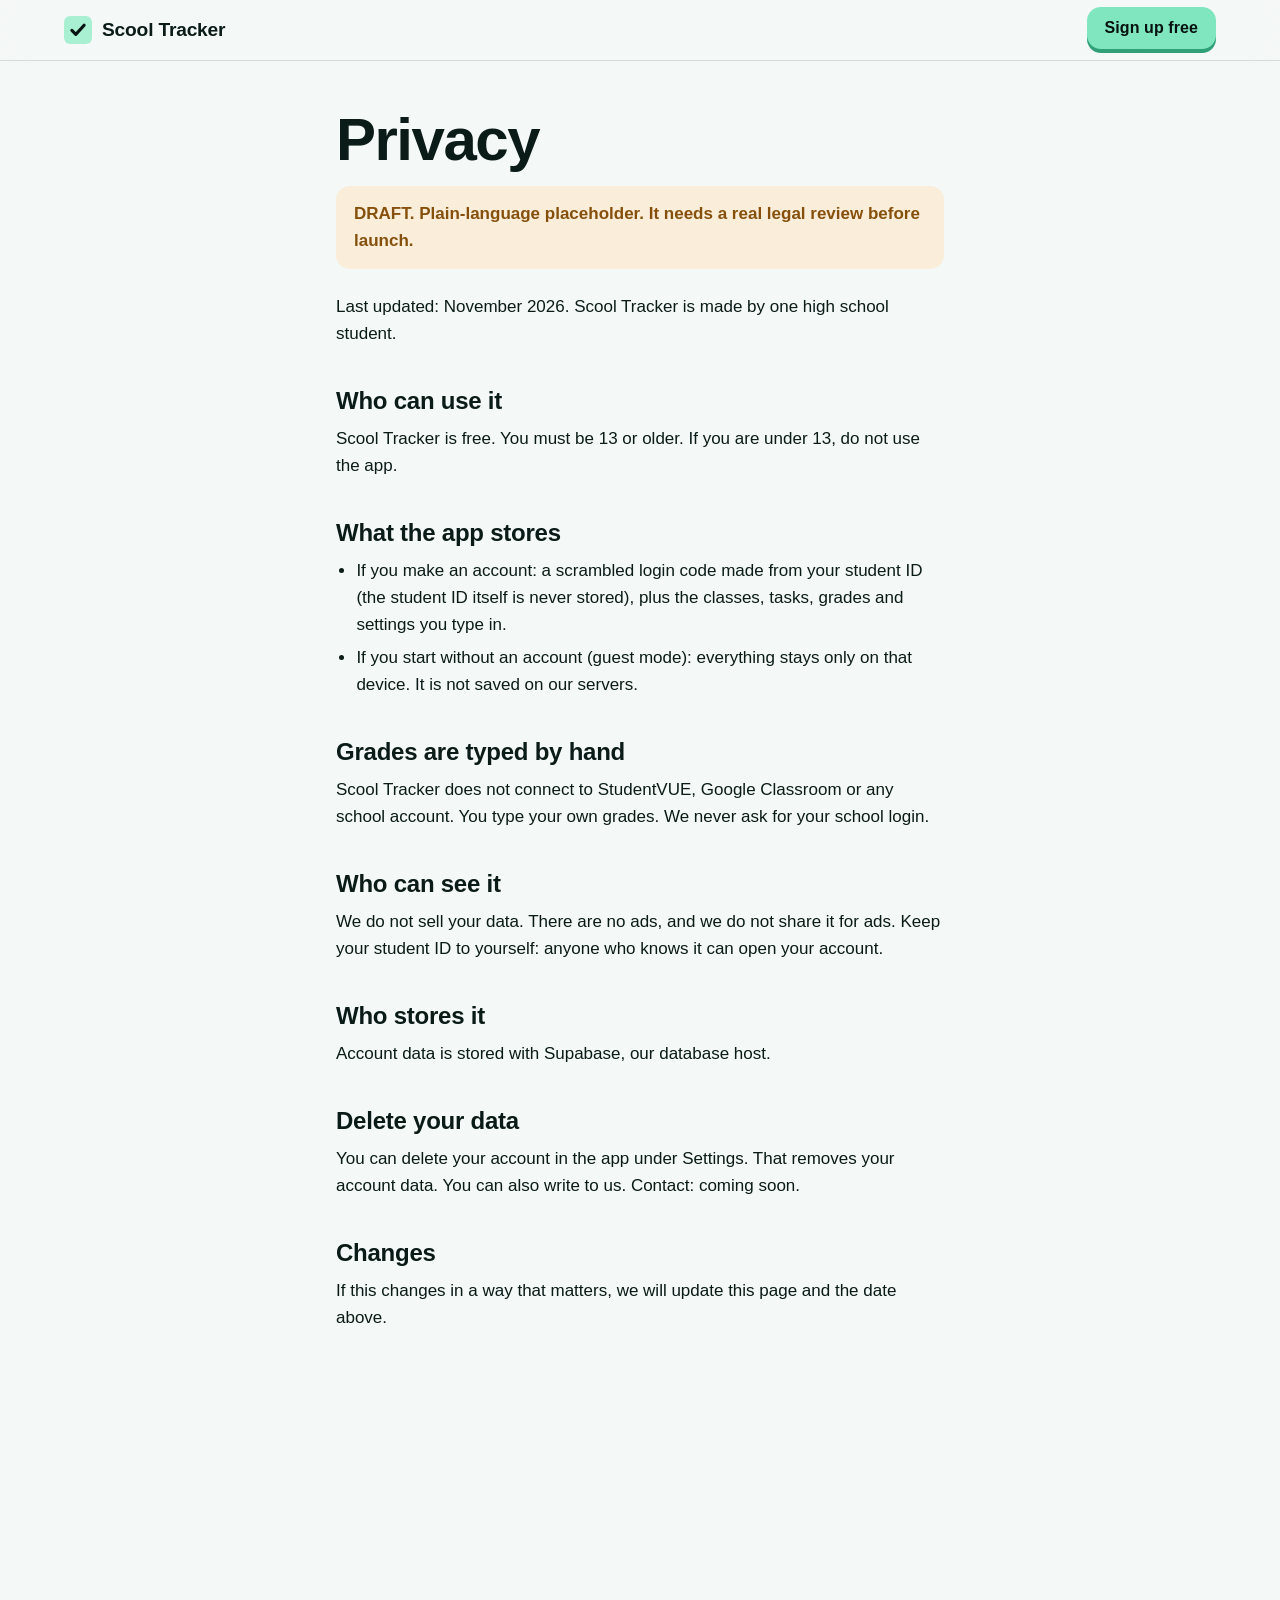
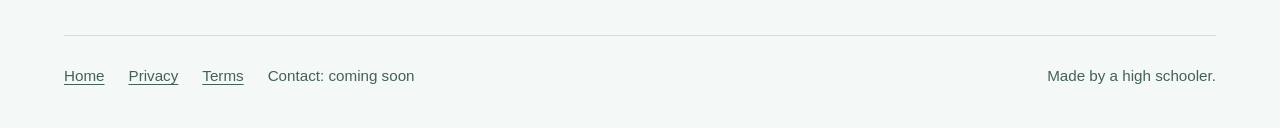
<file: privacy.html>
<!doctype html>
<html lang="en">
<head>
<meta charset="utf-8">
<meta name="viewport" content="width=device-width, initial-scale=1">
<title>Privacy | Scool Tracker</title>
<meta name="description" content="How Scool Tracker handles your data.">
<meta name="robots" content="noindex">
<meta name="color-scheme" content="dark light">
<link rel="icon" href="favicon.svg" type="image/svg+xml">
<link rel="stylesheet" href="style.css?v=786e6af-1795495997">
</head>
<body>
<a class="skip" href="#main">Skip to content</a>
<header class="nav scrolled"><div class="wrap">
  <a class="brand" href="./" aria-label="Scool Tracker home"><svg viewBox="0 0 64 64" aria-hidden="true"><rect width="64" height="64" rx="14" fill="#A8F0D2"/><path d="M18 33l9 9 19-21" fill="none" stroke="#06100E" stroke-width="7" stroke-linecap="round" stroke-linejoin="round"/></svg>Scool Tracker</a>
  <a class="btn btn-sm" href="./#signup">Sign up free</a>
</div></header>
<main id="main" class="wrap legal">
<h1>Privacy</h1>
<p class="draft">DRAFT. Plain-language placeholder. It needs a real legal review before launch.</p>
<p>Last updated: November 2026. Scool Tracker is made by one high school student.</p>
<h2>Who can use it</h2>
<p>Scool Tracker is free. You must be 13 or older. If you are under 13, do not use the app.</p>
<h2>What the app stores</h2>
<ul>
<li>If you make an account: a scrambled login code made from your student ID (the student ID itself is never stored), plus the classes, tasks, grades and settings you type in.</li>
<li>If you start without an account (guest mode): everything stays only on that device. It is not saved on our servers.</li>
</ul>
<h2>Grades are typed by hand</h2>
<p>Scool Tracker does not connect to StudentVUE, Google Classroom or any school account. You type your own grades. We never ask for your school login.</p>
<h2>Who can see it</h2>
<p>We do not sell your data. There are no ads, and we do not share it for ads. Keep your student ID to yourself: anyone who knows it can open your account.</p>
<h2>Who stores it</h2>
<p>Account data is stored with Supabase, our database host.</p>
<h2>Delete your data</h2>
<p>You can delete your account in the app under Settings. That removes your account data. You can also write to us. <span id="contact2">Contact: coming soon.</span></p>
<h2>Changes</h2>
<p>If this changes in a way that matters, we will update this page and the date above.</p>
</main>
<footer class="foot wrap"><div class="foot-row"><ul><li><a href="./">Home</a></li><li><a href="privacy.html">Privacy</a></li><li><a href="terms.html">Terms</a></li><li><span id="contact">Contact: coming soon</span></li></ul><span>Made by a high schooler.</span></div></footer>
<script src="config.js?v=786e6af-1795495997"></script>
<script src="main.js?v=786e6af-1795495997"></script>
</body>
</html>
</file>
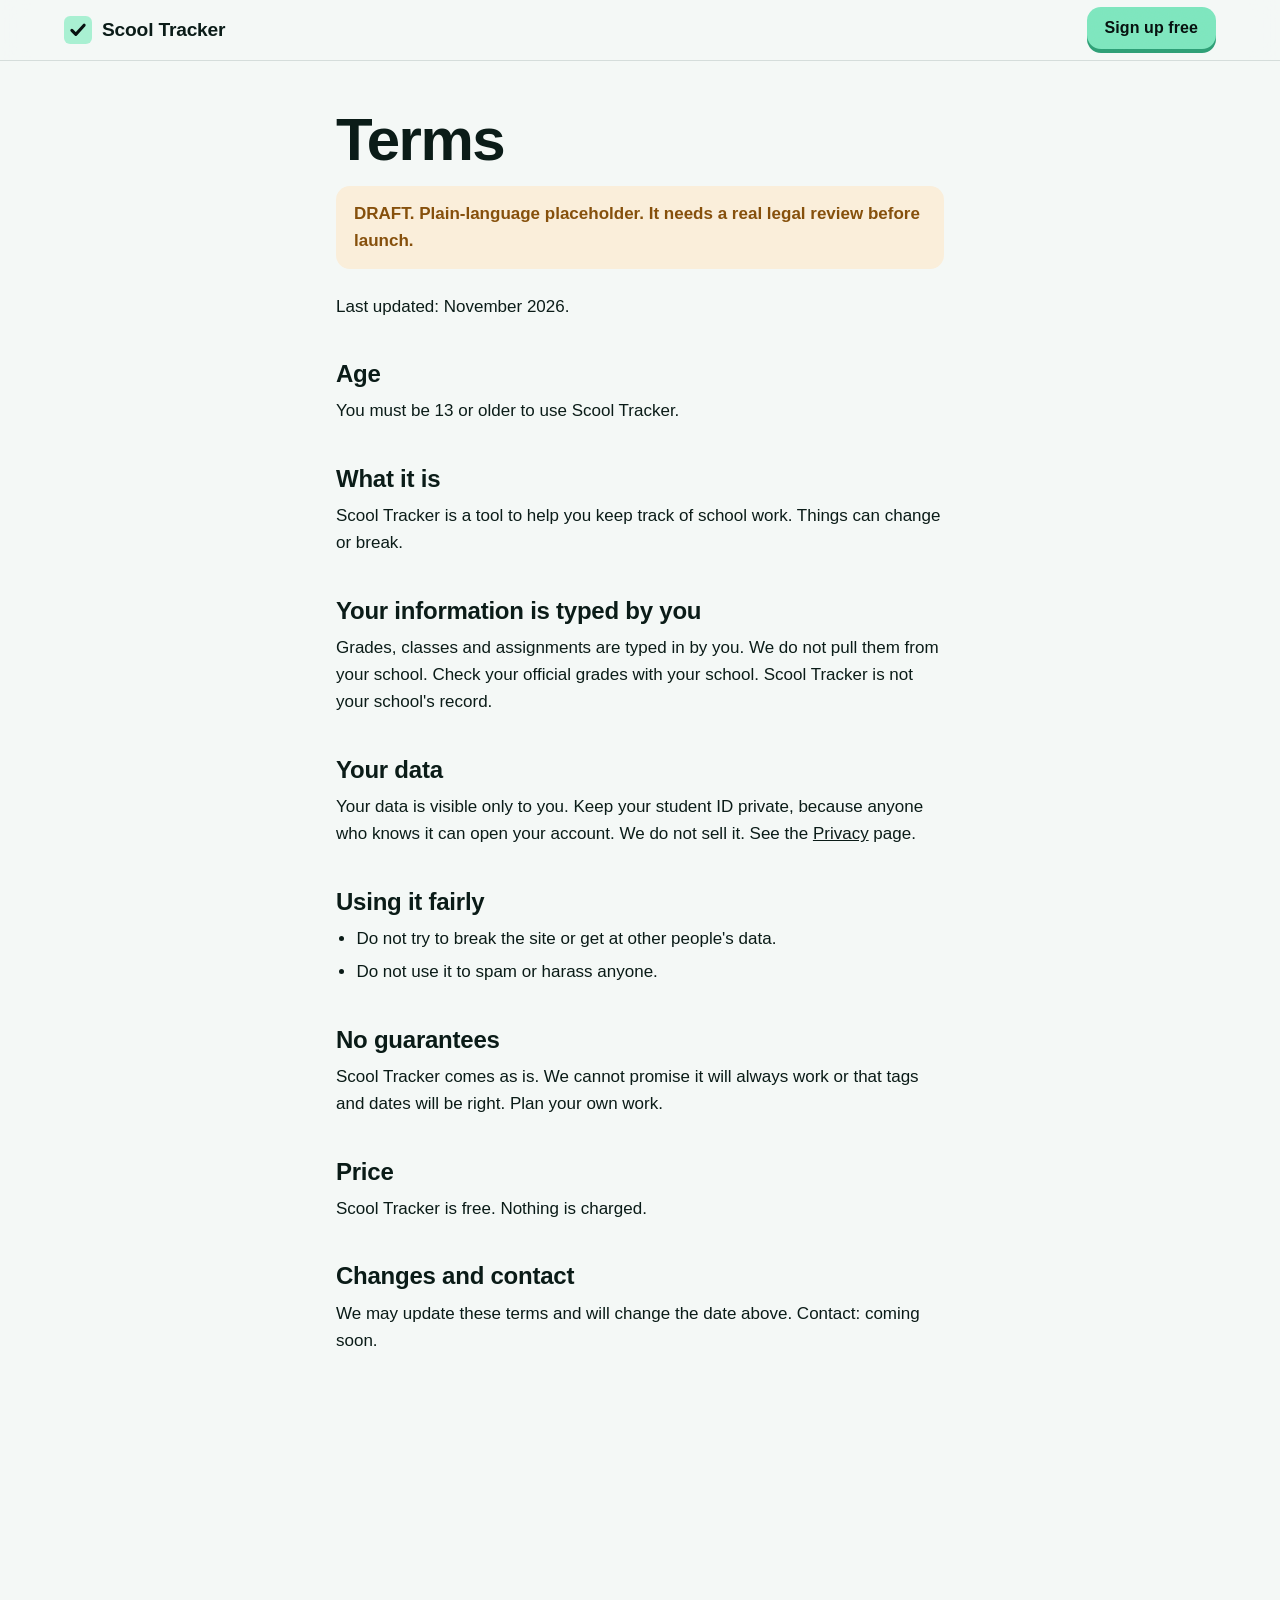
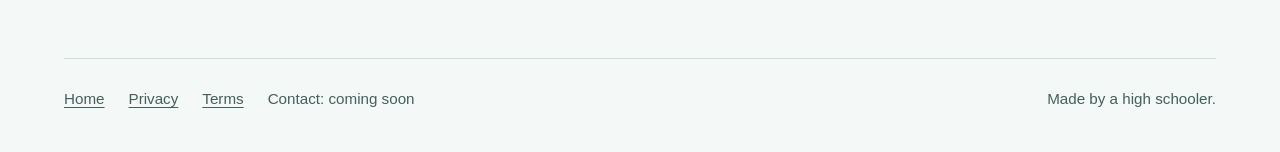
<file: terms.html>
<!doctype html>
<html lang="en">
<head>
<meta charset="utf-8">
<meta name="viewport" content="width=device-width, initial-scale=1">
<title>Terms | Scool Tracker</title>
<meta name="description" content="Terms for using Scool Tracker.">
<meta name="robots" content="noindex">
<meta name="color-scheme" content="dark light">
<link rel="icon" href="favicon.svg" type="image/svg+xml">
<link rel="stylesheet" href="style.css?v=786e6af-1795495997">
</head>
<body>
<a class="skip" href="#main">Skip to content</a>
<header class="nav scrolled"><div class="wrap">
  <a class="brand" href="./" aria-label="Scool Tracker home"><svg viewBox="0 0 64 64" aria-hidden="true"><rect width="64" height="64" rx="14" fill="#A8F0D2"/><path d="M18 33l9 9 19-21" fill="none" stroke="#06100E" stroke-width="7" stroke-linecap="round" stroke-linejoin="round"/></svg>Scool Tracker</a>
  <a class="btn btn-sm" href="./#signup">Sign up free</a>
</div></header>
<main id="main" class="wrap legal">
<h1>Terms</h1>
<p class="draft">DRAFT. Plain-language placeholder. It needs a real legal review before launch.</p>
<p>Last updated: November 2026.</p>
<h2>Age</h2>
<p>You must be 13 or older to use Scool Tracker.</p>
<h2>What it is</h2>
<p>Scool Tracker is a tool to help you keep track of school work. Things can change or break.</p>
<h2>Your information is typed by you</h2>
<p>Grades, classes and assignments are typed in by you. We do not pull them from your school. Check your official grades with your school. Scool Tracker is not your school's record.</p>
<h2>Your data</h2>
<p>Your data is visible only to you. Keep your student ID private, because anyone who knows it can open your account. We do not sell it. See the <a href="privacy.html">Privacy</a> page.</p>
<h2>Using it fairly</h2>
<ul>
<li>Do not try to break the site or get at other people's data.</li>
<li>Do not use it to spam or harass anyone.</li>
</ul>
<h2>No guarantees</h2>
<p>Scool Tracker comes as is. We cannot promise it will always work or that tags and dates will be right. Plan your own work.</p>
<h2>Price</h2>
<p>Scool Tracker is free. Nothing is charged.</p>
<h2>Changes and contact</h2>
<p>We may update these terms and will change the date above. <span id="contact2">Contact: coming soon.</span></p>
</main>
<footer class="foot wrap"><div class="foot-row"><ul><li><a href="./">Home</a></li><li><a href="privacy.html">Privacy</a></li><li><a href="terms.html">Terms</a></li><li><span id="contact">Contact: coming soon</span></li></ul><span>Made by a high schooler.</span></div></footer>
<script src="config.js?v=786e6af-1795495997"></script>
<script src="main.js?v=786e6af-1795495997"></script>
</body>
</html>
</file>
<file: style.css>
/* Scool Tracker landing v0.4. Dark teal stays the default; playful layer on top:
   flat pop colors, chunky 3D press buttons, rounded bold titles, demos, Doodle.
   Light mode follows the device. Phone/app mockups use the real app palette (app/src/index.css). */
:root {
  --bg: #06100E; --bg2: #0A1916; --surface: #0F211D; --surface2: #153029;
  --line: rgba(190,235,222,.13); --line2: #1E3A33; --edge: #03100C;
  --text: #E9F3F0; --text2: #A3BAB4; --ph: #8FA7A1;
  --eyebrow: #8FE3C4; --mint: #A8F0D2; --lav: #C7BAFF; --on-pop: #06100E;
  --danger: #FF9A9A; --focus: #A8F0D2; --ok: #8FE3C4;
  --glow1: rgba(168,240,210,.20); --glow2: rgba(199,186,255,.17); --glow3: rgba(34,110,92,.30);
  --grain: .05; --shadow-card: 0 30px 60px -30px rgba(0,0,0,.7);
  --nav-bg: rgba(6,16,14,.72);
  /* pops + their darker 3D edges */
  --pop-mint: #A8F0D2; --pop-mint-edge: #4FB98F;
  --pop-lav: #C7BAFF; --pop-lav-edge: #8571EC;
  --pop-sun: #FFD66B; --pop-sun-edge: #CC9B1F;
  --pop-coral: #FF9F8F; --pop-coral-edge: #D9604C;
  --pop-sky: #8FD3FF; --pop-sky-edge: #3C97D2;
  --btn: #A8F0D2; --btn-edge: #4FB98F; --btn-hi: #BDF6DF;
  --doodle-fx: #CDC2FF; --track: #28483F;
  /* app palette inside phones (dark) */
  --a-bg: #171715; --a-surface: #232320; --a-alt: #1D1D1B; --a-border: #3A3A35; --a-text: #F1EFE8; --a-text2: #B8B6AC;
  --a-accent: #EDEBE3; --a-accent-c: #171715;
  --green-bg: #17321A; --green-t: #8FCB8A; --blue-bg: #14324A; --blue-t: #7FC4EE;
  --amber-bg: #3A2C10; --amber-t: #F0C077; --red-bg: #3A1616; --red-t: #F09B9B;
  --gray-bg: #2A2A26; --gray-t: #B8B6AC; --bezel: #050505;
  --title: "Nunito", ui-rounded, "SF Pro Rounded", -apple-system, BlinkMacSystemFont, "Segoe UI", Roboto, sans-serif;
  color-scheme: dark;
}
@media (prefers-color-scheme: light) {
  :root:not([data-theme="dark"]) {
    --bg: #F4F8F6; --bg2: #E8F1ED; --surface: #FFFFFF; --surface2: #E3EEEA;
    --line: rgba(6,40,32,.13); --line2: #D3E2DC; --edge: #C3D6CF;
    --text: #0A1B17; --text2: #44605A; --ph: #5B726C;
    --eyebrow: #0B6B4F; --danger: #A32D2D; --focus: #0B6B4F; --ok: #0B6B4F;
    --glow1: rgba(60,200,150,.26); --glow2: rgba(150,130,255,.20); --glow3: rgba(60,160,140,.16);
    --grain: .035; --shadow-card: 0 30px 60px -34px rgba(10,50,40,.35);
    --nav-bg: rgba(244,248,246,.78);
    --btn: #7EE6BE; --btn-edge: #2E9F76; --btn-hi: #95EDCB;
    --doodle-fx: #6E5CE0; --track: #C9DCD5;
    --a-bg: #F1EFE8; --a-surface: #FFFFFF; --a-alt: #FAFAF7; --a-border: #D3D1C7; --a-text: #2C2C2A; --a-text2: #5F5E5A;
    --a-accent: #2C2C2A; --a-accent-c: #FFFFFF;
    --green-bg: #EAF3DE; --green-t: #27500A; --blue-bg: #DCEEFB; --blue-t: #0B5D8C;
    --amber-bg: #FAEEDA; --amber-t: #854F0B; --red-bg: #FCEBEB; --red-t: #791F1F;
    --gray-bg: #E7E4DA; --gray-t: #5F5E5A; --bezel: #1C1C1A;
    color-scheme: light;
  }
}
:root[data-theme="light"] {
  --bg: #F4F8F6; --bg2: #E8F1ED; --surface: #FFFFFF; --surface2: #E3EEEA;
  --line: rgba(6,40,32,.13); --line2: #D3E2DC; --edge: #C3D6CF;
  --text: #0A1B17; --text2: #44605A; --ph: #5B726C;
  --eyebrow: #0B6B4F; --danger: #A32D2D; --focus: #0B6B4F; --ok: #0B6B4F;
  --glow1: rgba(60,200,150,.26); --glow2: rgba(150,130,255,.20); --glow3: rgba(60,160,140,.16);
  --grain: .035; --shadow-card: 0 30px 60px -34px rgba(10,50,40,.35);
  --nav-bg: rgba(244,248,246,.78);
  --btn: #7EE6BE; --btn-edge: #2E9F76; --btn-hi: #95EDCB;
  --doodle-fx: #6E5CE0; --track: #C9DCD5;
  --a-bg: #F1EFE8; --a-surface: #FFFFFF; --a-alt: #FAFAF7; --a-border: #D3D1C7; --a-text: #2C2C2A; --a-text2: #5F5E5A;
  --a-accent: #2C2C2A; --a-accent-c: #FFFFFF;
  --green-bg: #EAF3DE; --green-t: #27500A; --blue-bg: #DCEEFB; --blue-t: #0B5D8C;
  --amber-bg: #FAEEDA; --amber-t: #854F0B; --red-bg: #FCEBEB; --red-t: #791F1F;
  --gray-bg: #E7E4DA; --gray-t: #5F5E5A; --bezel: #1C1C1A;
  color-scheme: light;
}

*, *::before, *::after { box-sizing: border-box; }
html { -webkit-text-size-adjust: 100%; scroll-behavior: smooth; scroll-padding-top: 72px; interpolate-size: allow-keywords; }
body { margin: 0; background: var(--bg); color: var(--text); overflow-x: hidden;
  font-family: -apple-system, BlinkMacSystemFont, "Helvetica Neue", "Segoe UI", Roboto, sans-serif;
  font-size: 1.0625rem; line-height: 1.6; font-synthesis: none; -webkit-font-smoothing: antialiased; }
body::after { content: ""; position: fixed; inset: 0; z-index: 60; pointer-events: none; opacity: var(--grain);
  background-image: url("data:image/svg+xml,%3Csvg xmlns='http://www.w3.org/2000/svg' width='160' height='160'%3E%3Cfilter id='n'%3E%3CfeTurbulence type='fractalNoise' baseFrequency='.85' numOctaves='2' stitchTiles='stitch'/%3E%3CfeColorMatrix values='0 0 0 0 .5 0 0 0 0 .5 0 0 0 0 .5 0 0 0 1 0'/%3E%3C/filter%3E%3Crect width='100%25' height='100%25' filter='url(%23n)'/%3E%3C/svg%3E");
  background-size: 160px; mix-blend-mode: overlay; }
:where(h1,h2,h3,h4,h5,p,ul,ol,figure,dl,dd) { margin: 0; }
img, svg { display: block; max-width: 100%; }
a { color: inherit; }
:focus-visible { outline: 3px solid var(--focus); outline-offset: 3px; border-radius: 6px; }
.skip { position: absolute; left: 16px; top: -60px; background: var(--text); color: var(--bg); padding: 10px 16px; border-radius: 999px; z-index: 80; }
.skip:focus { top: 12px; }
.sr-only { position: absolute !important; width: 1px; height: 1px; padding: 0; margin: -1px; overflow: hidden; clip: rect(0 0 0 0); white-space: nowrap; border: 0; }

:root { --gutter: clamp(16px, 5vw, 64px); --gap: clamp(96px, 12vw, 176px); }
.wrap { padding-inline: var(--gutter); max-width: 1280px; margin-inline: auto; }

/* type: rounded bold titles, lowercase section titles */
h1, h2, .title { font-family: var(--title); font-weight: 900; letter-spacing: -0.025em; line-height: 1.02; text-wrap: balance; }
h1 { font-size: clamp(2.6rem, 7.6vw, 6.25rem); }
h2 { font-size: clamp(2.2rem, 5.6vw, 4.5rem); }
h3 { font-size: 1.25rem; font-weight: 650; letter-spacing: -0.015em; line-height: 1.25; }
.lede { font-size: clamp(1.125rem, 1.7vw, 1.35rem); color: var(--text2); max-width: 34em; line-height: 1.5; }
.sec-head { display: grid; gap: 18px; max-width: 46rem; }

/* chunky 3D press button: flat fill, darker bottom edge, squishes on press */
.btn { position: relative; display: inline-flex; align-items: center; justify-content: center; gap: 10px; min-height: 56px; padding: 0 28px;
  font-family: var(--title); font-weight: 900; font-size: 1.125rem; letter-spacing: .005em; border: 0; border-radius: 18px; cursor: pointer; text-decoration: none;
  color: var(--on-pop); background: var(--btn); box-shadow: 0 6px 0 var(--btn-edge);
  transform: translateY(0); transition: transform .12s cubic-bezier(.3,1.6,.5,1), box-shadow .12s ease, background-color .15s;
  touch-action: manipulation; -webkit-tap-highlight-color: transparent; user-select: none; margin-bottom: 6px; }
.btn:hover { background: var(--btn-hi); transform: translateY(-2px); box-shadow: 0 8px 0 var(--btn-edge); }
.btn:active { transform: translateY(6px); box-shadow: 0 0 0 var(--btn-edge); transition-duration: .05s; }
.btn[disabled] { cursor: not-allowed; opacity: .55; transform: none; box-shadow: 0 6px 0 var(--btn-edge); }
.btn-sm { min-height: 42px; padding: 0 18px; font-size: 1rem; border-radius: 14px; box-shadow: 0 4px 0 var(--btn-edge); margin-bottom: 4px; }
.btn-sm:hover { box-shadow: 0 6px 0 var(--btn-edge); }
.btn-sm:active { transform: translateY(4px); }
.btn-2 { color: var(--text); background: var(--surface); box-shadow: 0 6px 0 var(--edge), inset 0 0 0 2px var(--line2); }
.btn-2:hover { background: var(--surface2); box-shadow: 0 8px 0 var(--edge), inset 0 0 0 2px var(--line2); }
.btn-2:active { box-shadow: 0 0 0 var(--edge), inset 0 0 0 2px var(--line2); }
.btn-sm.btn-2 { box-shadow: 0 4px 0 var(--edge), inset 0 0 0 2px var(--line2); }
.linkish { font: inherit; font-weight: 700; color: inherit; background: none; border: 0; padding: 4px 2px; text-decoration: underline; text-underline-offset: 3px; cursor: pointer; }

/* tags */
.tag { display: inline-flex; align-items: center; gap: 6px; font-size: .8rem; font-weight: 800; line-height: 1; padding: 6px 10px; border-radius: 999px; background: var(--surface2); color: var(--text2); white-space: nowrap; }
.tag-demo { background: var(--pop, var(--pop-mint)); color: var(--on-pop); }
.tag-soon { background: var(--pop-lav); color: var(--on-pop); }
.tag-free { background: color-mix(in srgb, var(--pop-mint) 22%, transparent); color: var(--text); box-shadow: inset 0 0 0 2px color-mix(in srgb, var(--pop-mint) 55%, transparent); }
.tag-pro { background: color-mix(in srgb, var(--pop-sun) 22%, transparent); color: var(--text); box-shadow: inset 0 0 0 2px color-mix(in srgb, var(--pop-sun) 60%, transparent); }

/* lesson-style scroll progress bar */
.lessonbar { position: fixed; z-index: 50; top: 0; left: 0; right: 0; height: 5px; pointer-events: none; }
.lessonbar i { display: block; height: 100%; background: var(--pop-mint); border-radius: 0 99px 99px 0; transform: scaleX(0); transform-origin: 0 50%; }

/* nav */
.nav { position: sticky; top: 0; z-index: 40; background: transparent; border-bottom: 1px solid transparent;
  transition: background-color .3s ease, border-color .3s ease; }
.nav .wrap { display: flex; align-items: center; justify-content: space-between; gap: 16px; min-height: 76px; transition: min-height .3s cubic-bezier(.2,.7,.2,1); }
.nav.scrolled { background: var(--nav-bg); border-bottom-color: var(--line); -webkit-backdrop-filter: saturate(1.4) blur(14px); backdrop-filter: saturate(1.4) blur(14px); }
.nav.scrolled .wrap { min-height: 60px; }
.nav .btn-sm { margin-block: 0 4px; flex: none; white-space: nowrap; }
@media (max-width: 380px) { .brand { font-size: 1.05rem; gap: 8px; } .nav .btn-sm { padding: 0 14px; font-size: .95rem; } }
.brand { flex: none; white-space: nowrap; font-family: var(--title); font-weight: 900; font-size: 1.2rem; letter-spacing: -0.01em; text-decoration: none; display: inline-flex; align-items: center; gap: 10px; }
.brand svg { width: 28px; height: 28px; transition: transform .35s cubic-bezier(.3,1.6,.5,1); }
.brand:hover svg { transform: rotate(-10deg) scale(1.08); }
.nav-links { display: none; gap: 4px; margin-left: auto; }
.nav-links a { font-weight: 700; text-decoration: none; padding: 8px 14px; border-radius: 12px; color: var(--text2); transition: color .15s, background-color .15s; }
.nav-links a:hover { color: var(--text); background: var(--surface); }
@media (min-width: 860px) { .nav-links { display: flex; } }

/* hero */
.hero { position: relative; isolation: isolate; text-align: center; overflow: hidden; margin-top: -76px; padding-top: calc(76px + clamp(28px, 5vw, 64px)); }
.hero::before { content: ""; position: absolute; z-index: -1; inset: 0 0 auto; height: min(1100px, 150vw);
  background:
    radial-gradient(34% 30% at 50% 66%, var(--glow1), transparent 72%),
    radial-gradient(26% 26% at 74% 58%, var(--glow2), transparent 72%),
    radial-gradient(40% 34% at 14% 14%, var(--glow3), transparent 72%),
    radial-gradient(34% 28% at 90% 8%, var(--glow3), transparent 72%); }
.hero::after { content: ""; position: absolute; z-index: -1; left: 0; right: 0; bottom: 0; height: 180px; background: linear-gradient(to bottom, transparent, var(--bg)); }
.hero h1 { max-width: 10.5em; margin-inline: auto; }
.hero .lede { margin: 22px auto 0; }
.hero .cta { margin-top: 30px; display: flex; flex-direction: column; align-items: center; gap: 12px; }
.cta-row { display: flex; flex-wrap: wrap; justify-content: center; gap: 12px 14px; }
.hero .cta small { color: var(--text2); font-size: .95rem; }
.hero .sample { position: absolute; left: 0; right: 0; bottom: 18px; z-index: 6; font-size: .8rem; color: var(--text2); letter-spacing: .02em; }
.hero-phone { position: relative; margin: clamp(40px, 5vw, 60px) auto 0; width: min(340px, 78vw); transform: translate3d(0, var(--py, 0px), 0); will-change: transform; }
.hero-phone::after { content: ""; position: absolute; z-index: 4; left: -160px; right: -160px; bottom: -2px; height: 44%; pointer-events: none; background: linear-gradient(to bottom, transparent, var(--bg) 88%); }
.hero-phone .phone { width: 100%; border-bottom-left-radius: 0; border-bottom-right-radius: 0; border-bottom: 0; }
.hero-phone .screen { border-bottom-left-radius: 0; border-bottom-right-radius: 0; min-height: 560px; }
.hero-doodle { position: absolute; z-index: 5; width: 92px; left: -4px; top: -128px; }
@media (max-width: 599px) { .hero-phone { margin-top: 136px; } }
@media (min-width: 600px) { .hero-doodle { width: 170px; left: -178px; top: 40px; } }
@media (min-width: 1000px) { .hero-doodle { width: 200px; left: -196px; top: 30px; } }
@keyframes rise { from { opacity: 0; transform: translateY(26px); } to { opacity: 1; transform: none; } }
@keyframes float { 0%, 100% { transform: translateY(0); } 50% { transform: translateY(-9px); } }
@media (prefers-reduced-motion: no-preference) {
  .hero h1 { animation: rise .8s cubic-bezier(.2,.7,.2,1) both; }
  .hero .lede { animation: rise .8s .08s cubic-bezier(.2,.7,.2,1) both; }
  .hero .cta { animation: rise .8s .16s cubic-bezier(.2,.7,.2,1) both; }
  .hero-phone .phone { animation: rise 1s .26s cubic-bezier(.2,.7,.2,1) both, float 7s 1.5s ease-in-out infinite; }
}

/* phone + app mockup (real app palette) */
.phone { position: relative; background: var(--bezel); border-radius: 50px; padding: 11px; border: 1px solid rgba(255,255,255,.14);
  box-shadow: inset 0 0 0 2px rgba(255,255,255,.04), 0 60px 90px -40px rgba(0,0,0,.75), 0 0 140px -30px var(--glow1), 0 0 90px -40px var(--glow2); }
.phone::before, .phone::after { content: ""; position: absolute; width: 3px; background: #1b1b1a; border-radius: 2px; }
.phone::before { left: -4px; top: 110px; height: 52px; box-shadow: 0 70px 0 #1b1b1a; }
.phone::after { right: -4px; top: 150px; height: 80px; }
.island { position: absolute; z-index: 5; top: 21px; left: 50%; width: 88px; height: 25px; margin-left: -44px; background: #000; border-radius: 14px; }
.screen { text-align: left; background: var(--a-bg); border-radius: 40px; padding: 0 14px 18px; display: flex; flex-direction: column; gap: 10px; color: var(--a-text); font-size: 14px; line-height: 1.35; overflow: hidden; position: relative; }
.sb { display: flex; justify-content: space-between; align-items: center; padding: 14px 12px 4px; font-size: 13px; font-weight: 650; letter-spacing: -.01em; font-variant-numeric: tabular-nums; }
.sb svg { width: 52px; height: 11px; color: var(--a-text); }
.s-head { display: flex; justify-content: space-between; align-items: flex-start; gap: 8px; margin-top: 6px; }
.s-head h3, .s-head h4 { font-size: 24px; letter-spacing: -0.025em; font-weight: 700; line-height: 1.2; }
.s-date { font-size: 12px; color: var(--a-text2); }
.left { font-size: 12px; color: var(--a-text2); margin-top: -4px; }
.left b { color: var(--a-text); font-variant-numeric: tabular-nums; }
.task { background: var(--a-alt); border: 1px solid var(--a-border); border-radius: 12px; padding: 10px 12px; display: flex; flex-direction: column; gap: 4px; transition: opacity .4s ease, background-color .3s ease; }
.trow { flex-direction: row; align-items: center; gap: 10px; }
.tmain { display: flex; flex-direction: column; gap: 1px; min-width: 0; flex: 1; }
.task-title { font-weight: 600; font-size: 13.5px; white-space: nowrap; overflow: hidden; text-overflow: ellipsis; transition: color .3s; }
.task-sub { font-size: 12px; color: var(--a-text2); white-space: nowrap; overflow: hidden; text-overflow: ellipsis; }
.chk { flex: none; width: 22px; height: 22px; border-radius: 50%; border: 2px solid var(--a-border); display: grid; place-items: center; color: var(--a-accent-c); transition: background-color .25s, border-color .25s, transform .35s cubic-bezier(.3,1.6,.5,1); }
.chk svg { width: 13px; height: 13px; stroke-dasharray: 16; stroke-dashoffset: 16; transition: stroke-dashoffset .3s .1s ease; }
.chk svg use { stroke-dasharray: 16; stroke-dashoffset: inherit; }
.task.done { opacity: .5; }
.task.done .chk, .td-li.done .chk { background: var(--green-t); border-color: var(--green-t); transform: scale(1.12); }
.task.done .chk svg, .td-li.done .chk svg { stroke-dashoffset: 0; }
.task.done .task-title, .td-li.done .task-title { text-decoration: line-through; text-decoration-thickness: 1.5px; }
.badge { font-size: 11.5px; font-weight: 700; padding: 3px 10px; border-radius: 999px; white-space: nowrap; display: inline-block; line-height: 1.4; transition: background-color .3s, color .3s; }
.badge.pop { animation: pop .5s cubic-bezier(.3,1.6,.5,1); }
@keyframes pop { 0% { transform: scale(.7); } 100% { transform: scale(1); } }
.b-green { background: var(--green-bg); color: var(--green-t); }
.b-blue { background: var(--blue-bg); color: var(--blue-t); }
.b-amber { background: var(--amber-bg); color: var(--amber-t); }
.b-red { background: var(--red-bg); color: var(--red-t); }
.b-gray { background: var(--gray-bg); color: var(--gray-t); }
.pct { font-weight: 700; font-variant-numeric: tabular-nums; }
.legend { display: flex; gap: 14px; justify-content: center; font-size: 12px; color: var(--a-text2); }
.legend span { display: inline-flex; align-items: center; gap: 5px; }
.dot { width: 10px; height: 10px; border-radius: 3px; display: inline-block; }
.dot.cb { background: var(--blue-t); } .dot.cg { background: var(--green-t); } .dot.co { background: var(--a-border); }
.note-card { font-size: 13px; color: var(--a-text2); background: var(--a-surface); border-radius: 12px; padding: 10px 12px; display: flex; justify-content: space-between; gap: 8px; }
.note-card b { color: var(--a-text); font-weight: 700; }
.sample { font-size: .85rem; color: var(--text2); text-align: center; }
.fine { font-size: .875rem; color: var(--text2); }
.fine a { color: var(--text2); }

/* Doodle + Squib (mascot images, transparent webp). Motion only when the user allows it. */
.dd { display: block; width: 100%; height: 100%; object-fit: contain; object-position: 50% 100%; user-select: none; -webkit-user-drag: none; filter: drop-shadow(0 3px 0 rgba(0,0,0,.18)); }
[data-doodle] { aspect-ratio: 2 / 3; }
.dd-swap .dd { animation: ddswap .45s cubic-bezier(.3,1.6,.5,1); }
@keyframes ddswap { 0% { transform: scale(.86, 1.1) translateY(6px); } 100% { transform: none; } }
@media (prefers-reduced-motion: no-preference) {
  .dd { transform-origin: 50% 100%; }
  .dd-wave { animation: ddsway 2.6s ease-in-out infinite; }
  .dd-jump { animation: hop .7s cubic-bezier(.3,1.4,.5,1) infinite alternate; }
  .dd-worried { animation: shake2 .5s ease-in-out infinite; }
  .dd-focused { animation: breathe 3.2s ease-in-out infinite; }
  .dd-sleepy { animation: breathe 5s ease-in-out infinite; }
}
@keyframes ddsway { 0%, 100% { transform: rotate(-3deg); } 50% { transform: rotate(3deg); } }
@keyframes hop { from { transform: translateY(4px); } to { transform: translateY(-14px) rotate(2deg); } }
@keyframes shake2 { 0%, 100% { transform: translateX(0); } 25% { transform: translateX(-2px); } 75% { transform: translateX(2px); } }
@keyframes breathe { 0%, 100% { transform: scale(1); } 50% { transform: scale(1.025, .98); } }

/* problem */
.problem { padding-block: var(--gap) calc(var(--gap) * .6); }
.pain { list-style: none; padding: 0; margin-top: clamp(36px, 5vw, 64px); display: grid; gap: 12px; }
.pain li { padding: clamp(18px, 3vw, 30px) clamp(18px, 3vw, 32px); border-radius: 24px; background: var(--surface); box-shadow: 0 6px 0 var(--edge);
  font-family: var(--title); font-size: clamp(1.4rem, 3.6vw, 2.6rem); font-weight: 800; letter-spacing: -0.02em; line-height: 1.12; text-wrap: balance; }
.problem .fix { margin-top: clamp(28px, 4vw, 48px); color: var(--text); font-weight: 650; }

/* feature rows: words on one side, demo on the other, sides swap each row */
.feats { padding-block: calc(var(--gap) * .4) var(--gap); }
.feat { display: grid; gap: 28px; padding-top: clamp(72px, 10vw, 150px); align-items: center; scroll-margin-top: 80px; }
@media (min-width: 900px) {
  .feat { grid-template-columns: minmax(0, 5fr) minmax(0, 6fr); gap: clamp(48px, 7vw, 104px); }
  .feat:nth-of-type(even) .feat-copy { order: 2; }
}
.feat-copy { display: grid; gap: 16px; justify-items: start; max-width: 32rem; }
.feat-ico { width: 56px; height: 56px; border-radius: 18px; display: grid; place-items: center; background: var(--pop); color: var(--on-pop); box-shadow: 0 5px 0 var(--pop-edge); transform: rotate(-4deg); }
.feat-ico svg { width: 30px; height: 30px; }
.feat h3 { font-family: var(--title); font-weight: 900; font-size: clamp(2rem, 4vw, 3.1rem); letter-spacing: -0.025em; line-height: 1.04; text-wrap: balance; }
.feat-copy > p:not(.plan) { color: var(--text); font-size: 1.125rem; max-width: 30em; }
.points { list-style: none; padding: 0; display: grid; gap: 8px; }
.points li { display: flex; gap: 10px; align-items: baseline; font-weight: 650; color: var(--text2); }
.points li::before { content: ""; flex: none; width: 12px; height: 12px; border-radius: 4px; background: var(--pop); transform: translateY(1px) rotate(12deg); box-shadow: 0 2px 0 var(--pop-edge); }
.plan { display: flex; flex-wrap: wrap; gap: 8px; }

/* demo card: chunky 3D card with the row's pop color on the top edge */
.demo { position: relative; background: var(--surface); border-radius: 28px; padding: 16px 16px 20px; box-shadow: 0 8px 0 var(--edge), inset 0 0 0 2px var(--line2);
  display: grid; gap: 14px; min-width: 0; }
.demo::before { content: ""; position: absolute; left: 24px; right: 24px; top: 0; height: 5px; border-radius: 0 0 6px 6px; background: var(--pop); }
.demo-top { display: flex; flex-wrap: wrap; gap: 6px; align-items: center; padding-top: 4px; }
.demo .app { background: var(--a-bg); color: var(--a-text); border-radius: 20px; padding: 14px; display: grid; gap: 12px; font-size: 14px; line-height: 1.35; min-width: 0; }
.demo .app .s-head { margin-top: 0; }
.demo-doodle { position: absolute; z-index: 2; width: 80px; right: 8px; top: -116px; pointer-events: none; }
.demo:has(.demo-doodle) .demo-top { padding-right: 84px; }
@media (min-width: 600px) { .demo { padding: 22px 22px 26px; } .demo .app { padding: 18px; } .demo-doodle { width: 104px; right: 16px; top: -150px; } .demo:has(.demo-doodle) .demo-top { padding-right: 120px; } }
.snd { margin-left: auto; display: inline-flex; align-items: center; gap: 6px; min-height: 36px; padding: 0 12px; border-radius: 12px; border: 0; cursor: pointer;
  font: inherit; font-size: .85rem; font-weight: 800; color: var(--text2); background: var(--surface2); }
.snd svg { width: 18px; height: 18px; }
@media (max-width: 520px) { .snd { padding: 0 10px; } #snd-l { position: absolute; width: 1px; height: 1px; overflow: hidden; clip: rect(0 0 0 0); white-space: nowrap; } }
.snd[aria-pressed="false"] .snd-on, .snd[aria-pressed="true"] .snd-off { display: none; }
.snd[aria-pressed="true"] { color: var(--on-pop); background: var(--pop-mint); }
/* sliders */
.ctl { display: grid; gap: 8px; }
.ctl label, .ctl-hint, .st-pick legend { font-weight: 750; font-size: 1rem; }
.ctl output { font-family: var(--title); font-weight: 900; font-size: 1.1rem; }
.ctl-scale { display: flex; justify-content: space-between; font-size: .8rem; color: var(--text2); margin-top: -4px; }
.ctl-row { display: flex; flex-wrap: wrap; align-items: center; justify-content: space-between; gap: 10px; }
.ctl-row .btn { margin-bottom: 4px; }
input[type="range"] { -webkit-appearance: none; appearance: none; width: 100%; height: 44px; background: transparent; cursor: pointer; margin: 0; touch-action: pan-y; }
input[type="range"]::-webkit-slider-runnable-track { height: 14px; border-radius: 99px; background: linear-gradient(to right, var(--pop, var(--pop-mint)) var(--fill, 0%), var(--track) var(--fill, 0%)); box-shadow: inset 0 2px 0 rgba(0,0,0,.18); }
input[type="range"]::-moz-range-track { height: 14px; border-radius: 99px; background: var(--track); }
input[type="range"]::-moz-range-progress { height: 14px; border-radius: 99px; background: var(--pop, var(--pop-mint)); }
input[type="range"]::-webkit-slider-thumb { -webkit-appearance: none; width: 30px; height: 30px; margin-top: -8px; border-radius: 50%; background: var(--pop, var(--pop-mint)); border: 3px solid var(--on-pop); box-shadow: 0 4px 0 var(--pop-edge, var(--pop-mint-edge)); transition: transform .15s cubic-bezier(.3,1.6,.5,1); }
input[type="range"]::-moz-range-thumb { width: 26px; height: 26px; border-radius: 50%; background: var(--pop, var(--pop-mint)); border: 3px solid var(--on-pop); box-shadow: 0 4px 0 var(--pop-edge, var(--pop-mint-edge)); }
input[type="range"]:active::-webkit-slider-thumb { transform: scale(1.15); }
input[type="range"]:focus-visible { outline: none; }
input[type="range"]:focus-visible::-webkit-slider-thumb { outline: 3px solid var(--focus); outline-offset: 3px; }
input[type="range"]:focus-visible::-moz-range-thumb { outline: 3px solid var(--focus); outline-offset: 3px; }

/* today demo */
.left-pill { font-size: 13px; color: var(--a-text2); background: var(--a-alt); border: 1px solid var(--a-border); padding: 4px 10px; border-radius: 99px; }
.left-pill b { color: var(--a-text); font-variant-numeric: tabular-nums; }
.td-list { list-style: none; padding: 0; display: grid; gap: 8px; }
.td-li { transition: opacity .3s; }
.td-li.done { opacity: .55; }
.td-item { width: 100%; display: flex; align-items: center; gap: 12px; text-align: left; font: inherit; color: inherit; cursor: pointer; min-height: 58px;
  background: var(--a-alt); border: 1px solid var(--a-border); border-radius: 14px; padding: 10px 12px; box-shadow: 0 3px 0 var(--a-border);
  transition: transform .12s cubic-bezier(.3,1.6,.5,1), box-shadow .12s, background-color .2s; -webkit-tap-highlight-color: transparent; touch-action: manipulation; }
.td-item:hover { background: var(--a-surface); transform: translateY(-1px); box-shadow: 0 4px 0 var(--a-border); }
.td-item:active { transform: translateY(3px); box-shadow: 0 0 0 var(--a-border); }
.td-item .task-title { font-size: 15px; }
.td-item .task-sub { font-size: 12.5px; }
.td-item .badge { font-size: 12px; }
.td-done { font-weight: 700; text-align: center; color: var(--a-text); }

/* grades demo */
.gr-big { background: var(--a-alt); border: 1px solid var(--a-border); border-radius: 16px; padding: 14px; display: grid; gap: 8px; }
.gr-name { font-weight: 700; font-size: 15px; }
.gr-row { display: flex; align-items: center; gap: 8px; flex-wrap: wrap; }
.gr-pct { font-family: var(--title); font-weight: 900; font-size: 44px; line-height: 1; letter-spacing: -0.02em; font-variant-numeric: tabular-nums; margin-right: 6px; min-width: 2.6em; }
.badge.big { font-size: 15px; padding: 5px 13px; }
.gr-bar { height: 10px; border-radius: 99px; background: var(--a-surface); overflow: hidden; }
.gr-bar i { display: block; height: 100%; width: 100%; border-radius: 99px; background: var(--red-t); transform-origin: 0 50%; transition: transform .2s ease, background-color .3s; }
.gr-bar i[data-tier="Watch"] { background: var(--amber-t); } .gr-bar i[data-tier="Solid"] { background: var(--green-t); }
.gr-next { font-size: 13.5px; color: var(--a-text2); font-weight: 600; }
.gr-list { list-style: none; padding: 0; display: grid; gap: 6px; }
.gr-list li { display: grid; grid-template-columns: 1fr auto auto auto; gap: 8px; align-items: center; padding: 8px 12px; border-radius: 12px; background: var(--a-alt); border: 1px solid var(--a-border); font-size: 14px; }
#demo-grades .ctl { --pop: var(--pop-sky); --pop-edge: var(--pop-sky-edge); }

/* calendar demo */
.cal-grid { display: grid; grid-template-columns: repeat(7, minmax(0, 1fr)); gap: 5px; text-align: center; }
.cal-grid .dow { font-size: 11px; color: var(--a-text2); font-weight: 700; padding-bottom: 2px; }
.cal-grid .cd { font: inherit; font-weight: 700; font-size: 13px; min-height: 40px; display: grid; place-items: center; border-radius: 10px; color: var(--a-text2); background: transparent; border: 0; padding: 0; }
.cal-grid button.cd { cursor: pointer; transition: transform .12s cubic-bezier(.3,1.6,.5,1), box-shadow .12s; -webkit-tap-highlight-color: transparent; touch-action: manipulation; }
.cal-grid button.cd:hover { transform: translateY(-2px); }
.cal-grid button.cd:active { transform: translateY(2px) scale(.95); }
.cd.cb { background: var(--blue-bg); color: var(--blue-t); box-shadow: 0 3px 0 color-mix(in srgb, var(--blue-t) 35%, transparent); }
.cd.cg { background: var(--green-bg); color: var(--green-t); box-shadow: 0 3px 0 color-mix(in srgb, var(--green-t) 35%, transparent); }
.cd.co { background: repeating-linear-gradient(135deg, var(--gray-bg) 0 4px, transparent 4px 8px); color: var(--a-text2); box-shadow: inset 0 0 0 1.5px var(--a-border); }
.cd.now { outline: 2.5px solid var(--a-text); outline-offset: 1px; }
.cd.flip { animation: cflip .5s var(--d, 0ms) cubic-bezier(.3,1.6,.5,1) both; }
@keyframes cflip { 0% { transform: scale(.6) rotate(-10deg); } 100% { transform: none; } }
.ctl-hint { color: var(--text2); font-weight: 650; }
#demo-cal .ctl-row .btn { margin-left: auto; }

/* study demo */
.st-pick { border: 0; padding: 0; margin: 0; min-width: 0; }
.st-pick legend { padding: 0; margin-bottom: 8px; font-size: 14px; color: var(--a-text2); }
.st-opts { display: grid; gap: 6px; }
.st-opts input { position: absolute; opacity: 0; pointer-events: none; }
.st-opts label { display: flex; align-items: center; justify-content: space-between; gap: 8px; min-height: 46px; padding: 8px 12px; border-radius: 12px; cursor: pointer;
  background: var(--a-alt); border: 2px solid var(--a-border); font-weight: 650; font-size: 14px; transition: border-color .15s, background-color .15s, transform .12s; }
.st-opts label:hover { background: var(--a-surface); }
.st-opts label:active { transform: scale(.98); }
.st-opts input:checked + label { border-color: var(--a-text); background: var(--a-surface); }
.st-opts input:focus-visible + label { outline: 3px solid var(--focus); outline-offset: 2px; }
.st-t { min-width: 0; overflow: hidden; text-overflow: ellipsis; white-space: nowrap; }
.st-main { display: flex; align-items: center; gap: 16px; }
.ring { position: relative; flex: none; width: 128px; height: 128px; }
.ring svg { width: 100%; height: 100%; transform: rotate(-90deg); }
.ring circle { fill: none; stroke-width: 11; }
.ring-bg { stroke: var(--a-surface); }
.ring-fg { stroke: var(--pop-sun-edge); stroke-linecap: round; }
.ring-in { position: absolute; inset: 0; display: grid; place-content: center; text-align: center; }
.ring-in b { font-family: var(--title); font-weight: 900; font-size: 30px; line-height: 1; font-variant-numeric: tabular-nums; }
.ring-in span { font-size: 12px; color: var(--a-text2); font-weight: 650; margin-top: 4px; }
.st-why { font-size: 14px; color: var(--a-text2); font-weight: 600; }
.st-btns { display: flex; gap: 10px; flex-wrap: wrap; }
.st-btns .btn { min-height: 48px; font-size: 1rem; }
.st-btns #st-start { --btn: var(--pop-sun); --btn-hi: #FFE08F; --btn-edge: var(--pop-sun-edge); min-width: 120px; }
.demo .app .st-note { color: var(--a-text2); font-size: 12.5px; }

/* reminders demo */
.lock { position: relative; border-radius: 26px; padding: 18px 14px 0; min-height: 360px; overflow: hidden; background: #141B3A; color: #fff; display: grid; grid-template-rows: auto 1fr auto; gap: 14px; }
.lock::before { content: ""; position: absolute; left: 0; right: 0; bottom: 0; height: 40%; background: #1C2550; border-radius: 50% 50% 0 0 / 30px 30px 0 0; }
.lock > * { position: relative; }
.lock-time { text-align: center; display: grid; }
.lock-time span { font-size: 14px; font-weight: 650; opacity: .85; }
.lock-time b { font-family: var(--title); font-weight: 800; font-size: 64px; line-height: 1; letter-spacing: -0.02em; }
.notes { list-style: none; padding: 0; display: grid; gap: 8px; align-content: start; }
.note { display: flex; gap: 10px; align-items: flex-start; padding: 12px; border-radius: 18px; background: rgba(245,245,250,.94); color: #15161A; box-shadow: 0 10px 24px -12px rgba(0,0,0,.6); }
.notes .note:first-child { animation: slidein .55s cubic-bezier(.3,1.4,.5,1) both; }
@keyframes slidein { from { transform: translateY(-40px) scale(.92); opacity: 0; } to { transform: none; opacity: 1; } }
.note-ico { flex: none; width: 36px; height: 36px; }
.note-ico svg { width: 36px; height: 36px; border-radius: 9px; }
.note-txt { flex: 1; display: grid; gap: 1px; min-width: 0; font-size: 14px; line-height: 1.3; }
.note-app { font-size: 12px; color: #4A4D57; font-weight: 650; display: flex; justify-content: space-between; gap: 8px; }
.note-app i { font-style: normal; font-weight: 500; }
.note b { font-weight: 750; }
.note-p { color: #2E3038; }
.lock-doodle { width: 116px; justify-self: center; margin-bottom: -8px; color: #CDC2FF; }
#rem-send { --btn: var(--pop-coral); --btn-hi: #FFB4A7; --btn-edge: var(--pop-coral-edge); }

/* setup demo */
.su-bar { height: 14px; border-radius: 99px; background: var(--a-surface); overflow: hidden; }
.su-bar i { display: block; height: 100%; background: var(--pop-mint-edge); border-radius: 99px; transform: scaleX(0); transform-origin: 0 50%; transition: transform .5s cubic-bezier(.3,1.4,.5,1); }
#su-body { display: grid; gap: 12px; justify-items: start; min-height: 250px; align-content: start; }
.su-step { font-size: 13px; color: var(--a-text2); font-weight: 700; }
.su-h { font-family: var(--title); font-weight: 900; font-size: 24px; line-height: 1.15; letter-spacing: -0.01em; margin-top: -6px; }
.su-h:focus { outline: none; }
.su-opts { display: flex; flex-wrap: wrap; gap: 8px; }
.chip3d { font: inherit; font-weight: 750; font-size: 15px; min-height: 46px; padding: 0 16px; border-radius: 14px; cursor: pointer; color: var(--a-text);
  background: var(--a-alt); border: 2px solid var(--a-border); box-shadow: 0 4px 0 var(--a-border); margin-bottom: 4px;
  transition: transform .12s cubic-bezier(.3,1.6,.5,1), box-shadow .12s, background-color .15s; -webkit-tap-highlight-color: transparent; touch-action: manipulation; }
.chip3d:hover { background: var(--a-surface); transform: translateY(-1px); box-shadow: 0 5px 0 var(--a-border); }
.chip3d:active { transform: translateY(4px); box-shadow: 0 0 0 var(--a-border); }
.chip3d[aria-pressed="true"] { background: var(--blue-bg); color: var(--blue-t); border-color: var(--blue-t); box-shadow: 0 4px 0 var(--blue-t); }
.su-note { font-size: 13px; color: var(--a-text2); font-weight: 650; }
.su-note.over { color: var(--amber-t); }
.su-result { font-size: 16px; font-weight: 650; flex-basis: 100%; }

/* day strip */
.day { padding-block: var(--gap); background: var(--bg2); position: relative; }
.day-strip { list-style: none; padding: 0; margin-top: clamp(40px, 6vw, 72px); display: grid; gap: 18px; }
@media (min-width: 800px) { .day-strip { grid-template-columns: repeat(3, 1fr); gap: 22px; } }
.day-strip li { position: relative; background: var(--surface); border-radius: 28px; padding: 22px 22px 26px; box-shadow: 0 8px 0 var(--edge), inset 0 0 0 2px var(--line2); display: grid; gap: 8px; align-content: start; }
.day-pic { width: 128px; margin: -6px 0 4px; }
@media (max-width: 799px) { .day-strip li { padding-right: 112px; min-height: 150px; } .day-pic { position: absolute; right: 10px; top: 14px; width: 96px; margin: 0; } }
.day-time { display: inline-block; justify-self: start; font-weight: 800; font-size: .85rem; padding: 6px 10px; border-radius: 99px; background: var(--pop); color: var(--on-pop); }
.day-strip h3 { font-family: var(--title); font-weight: 900; font-size: clamp(1.6rem, 2.6vw, 2.1rem); letter-spacing: -0.02em; line-height: 1.05; }
.day-strip p:not(.day-time) { color: var(--text2); }
.day-strip .tag { margin-top: 6px; }

/* stats */
.stats { padding-block: var(--gap); }
.stat-grid { display: grid; gap: 12px; margin-top: clamp(36px, 5vw, 64px); grid-template-columns: repeat(2, minmax(0, 1fr)); }
@media (min-width: 800px) { .stat-grid { grid-template-columns: repeat(4, 1fr); gap: 18px; } }
.stat { padding: clamp(18px, 2.4vw, 30px); border-radius: 24px; background: var(--surface); box-shadow: 0 6px 0 var(--edge); }
.stat b { display: block; font-family: var(--title); font-size: clamp(3.4rem, 7.4vw, 6rem); font-weight: 900; letter-spacing: -0.03em; line-height: .95; font-variant-numeric: tabular-nums; color: var(--mint); }
.stat:nth-child(2) b { color: var(--lav); } .stat:nth-child(3) b { color: var(--pop-sun); } .stat:nth-child(4) b { color: var(--pop-coral); }
.stat span { display: block; margin-top: 10px; color: var(--text2); font-size: .98rem; }
@media (prefers-color-scheme: light) { :root:not([data-theme="dark"]) .stat b { color: #0B6B4F; } :root:not([data-theme="dark"]) .stat:nth-child(2) b { color: #5B45D6; } :root:not([data-theme="dark"]) .stat:nth-child(3) b { color: #8A6400; } :root:not([data-theme="dark"]) .stat:nth-child(4) b { color: #B23E2B; } }

/* plans */
.plans { padding-block: 0 var(--gap); }
.beta-note { margin-top: clamp(28px, 4vw, 44px); display: flex; gap: 12px; align-items: center; padding: 16px 18px; border-radius: 20px; background: var(--pop-mint); color: var(--on-pop); box-shadow: 0 6px 0 var(--pop-mint-edge); font-size: 1.05rem; max-width: 46rem; }
.beta-note svg { flex: none; width: 28px; height: 28px; }
.plan-wrap { margin-top: 28px; border-radius: 28px; background: var(--surface); box-shadow: 0 8px 0 var(--edge), inset 0 0 0 2px var(--line2); padding: 8px clamp(10px, 2vw, 24px) 14px; overflow-x: auto; }
.plan-table { width: 100%; border-collapse: collapse; font-size: 1rem; }
.plan-table th, .plan-table td { padding: 14px 8px; text-align: center; vertical-align: middle; }
.plan-table tbody th { text-align: left; font-weight: 650; padding-left: 4px; }
.plan-table tbody tr + tr > * { border-top: 2px solid var(--line); }
.plan-table thead th { padding-top: 18px; padding-bottom: 16px; vertical-align: top; width: 26%; }
.plan-table thead th:first-child { width: auto; }
.p-name { display: block; font-family: var(--title); font-weight: 900; font-size: clamp(1.3rem, 2.4vw, 1.8rem); line-height: 1.1; }
.p-price { display: block; font-weight: 800; color: var(--text2); font-size: .95rem; }
.p-price small { font-weight: 650; font-size: .8rem; display: block; }
.p-pro .p-name { display: inline-block; background: var(--pop-sun); color: var(--on-pop); padding: 4px 12px; border-radius: 12px; box-shadow: 0 4px 0 var(--pop-sun-edge); margin-bottom: 8px; }
.p-free .p-name { display: inline-block; background: var(--pop-mint); color: var(--on-pop); padding: 4px 12px; border-radius: 12px; box-shadow: 0 4px 0 var(--pop-mint-edge); margin-bottom: 8px; }
.plan-table .yes { width: 26px; height: 26px; margin: 0 auto; padding: 4px; border-radius: 50%; background: var(--pop-mint); color: var(--on-pop); }
.plan-table td:last-child .yes { background: var(--pop-sun); }
.plan-table .no { color: var(--text2); font-weight: 800; font-size: 1.2rem; }
.plan-table .val { font-family: var(--title); font-weight: 900; font-size: 1.05rem; }
@media (max-width: 520px) { .plan-table { font-size: .92rem; } .plan-table th, .plan-table td { padding: 12px 4px; } .plan-table thead th { width: 24%; } }
.plans-foot { margin-top: 28px; display: flex; flex-wrap: wrap; align-items: center; gap: 14px 22px; }

/* faq */
.faq { padding-block: 0 var(--gap); }
.faq-grid { display: grid; gap: 32px; }
@media (min-width: 900px) { .faq-grid { grid-template-columns: minmax(0, .75fr) minmax(0, 1.25fr); gap: 72px; } .faq-head { position: sticky; top: 100px; align-self: start; } }
.faq-doodle { width: 150px; margin-top: 24px; }
@media (max-width: 899px) { .faq-doodle { display: none; } }
.faq details { border-radius: 20px; background: var(--surface); box-shadow: 0 5px 0 var(--edge); margin-bottom: 12px; padding-inline: 20px; }
.faq summary { cursor: pointer; padding: 18px 0; font-weight: 750; font-size: 1.1rem; list-style: none; display: flex; justify-content: space-between; align-items: center; gap: 16px; min-height: 48px; transition: color .2s; -webkit-tap-highlight-color: transparent; }
.faq summary:hover { color: var(--eyebrow); }
.faq summary::-webkit-details-marker { display: none; }
.faq summary::after { content: ""; flex: none; width: 30px; height: 30px; border-radius: 10px; background-color: var(--surface2);
  background-image: linear-gradient(var(--eyebrow), var(--eyebrow)), linear-gradient(var(--eyebrow), var(--eyebrow));
  background-size: 12px 3px, 3px 12px; background-position: center; background-repeat: no-repeat;
  transition: transform .3s cubic-bezier(.3,1.6,.5,1); }
.faq details[open] summary::after { transform: rotate(135deg); }
.faq summary:focus-visible { outline-offset: 4px; }
.faq details::details-content { block-size: 0; overflow: clip; opacity: 0; transition: block-size .35s cubic-bezier(.2,.7,.2,1), opacity .3s ease, content-visibility .35s allow-discrete; }
.faq details[open]::details-content { block-size: auto; opacity: 1; }
.faq .ans p { padding: 0 0 20px; color: var(--text2); max-width: 38em; }

/* join */
.join { padding-block: var(--gap); position: relative; isolation: isolate; background: linear-gradient(to bottom, var(--bg2) 82%, var(--bg)); }
.join::after { content: ""; position: absolute; z-index: -1; inset: 0; pointer-events: none;
  background: radial-gradient(40% 50% at 78% 40%, var(--glow1), transparent 70%), radial-gradient(34% 44% at 96% 80%, var(--glow2), transparent 70%), radial-gradient(30% 40% at 8% 30%, var(--glow3), transparent 70%);
  -webkit-mask-image: linear-gradient(to bottom, transparent, #000 30%, #000 70%, transparent); mask-image: linear-gradient(to bottom, transparent, #000 30%, #000 70%, transparent); }
.join-grid { display: grid; gap: 36px; align-items: start; }
@media (min-width: 900px) { .join-grid { grid-template-columns: 1fr 1fr; gap: 80px; } }
.join .lede { margin-top: 20px; }
.join-doodle { width: 140px; margin-top: 24px; }
@media (max-width: 899px) { .join-doodle { display: none; } }
.form-card { position: relative; background: var(--surface); border-radius: 28px; padding: clamp(20px, 3vw, 36px); box-shadow: 0 8px 0 var(--edge), inset 0 0 0 2px var(--line2); }
.form-card form { display: grid; gap: 18px; }
.form-card .btn { width: 100%; }
.field { display: grid; gap: 7px; }
.field label { font-weight: 700; font-size: .95rem; }
.field .hint { font-weight: 400; color: var(--text2); }
.field input, .field select { font: inherit; font-size: 1rem; min-height: 54px; padding: 0 16px; border-radius: 16px; border: 2px solid var(--line2); background: var(--bg); color: var(--text); width: 100%; min-width: 0;
  transition: border-color .2s, box-shadow .2s, background-color .2s; }
.field input:hover, .field select:hover { border-color: color-mix(in srgb, var(--eyebrow) 45%, var(--line2)); }
.field input::placeholder { color: var(--ph); }
.field input:focus, .field select:focus { outline: none; border-color: var(--focus); box-shadow: 0 0 0 4px color-mix(in srgb, var(--focus) 24%, transparent); }
.field input:focus-visible, .field select:focus-visible { outline: 2px solid var(--focus); outline-offset: 2px; }
.field input[aria-invalid="true"], .field select[aria-invalid="true"] { border-color: var(--danger); box-shadow: 0 0 0 4px color-mix(in srgb, var(--danger) 20%, transparent); }
.field:has(input:user-valid:not(:placeholder-shown)) input[type="email"] { border-color: color-mix(in srgb, var(--ok) 60%, var(--line2)); }
.sel { position: relative; }
.sel select { appearance: none; -webkit-appearance: none; padding-right: 44px; }
.sel::after { content: ""; position: absolute; right: 18px; top: 50%; width: 8px; height: 8px; margin-top: -6px; border: solid var(--text2); border-width: 0 2px 2px 0; transform: rotate(45deg); pointer-events: none; }
.sel select:required:invalid { color: var(--ph); }
.field-err { font-size: .875rem; font-weight: 650; color: var(--danger); display: none; }
.field-err.show { display: block; animation: shake .38s ease; }
@keyframes shake { 20% { transform: translateX(-4px); } 50% { transform: translateX(4px); } 80% { transform: translateX(-2px); } }
.hp { position: absolute; left: -9999px; width: 1px; height: 1px; overflow: hidden; }
#wl-btn .spin { display: none; width: 20px; height: 20px; border-radius: 50%; border: 2.5px solid rgba(6,16,14,.25); border-top-color: var(--on-pop); animation: spin .7s linear infinite; }
#wl-btn.loading .spin { display: block; }
@keyframes spin { to { transform: rotate(360deg); } }
.form-msg { font-weight: 650; display: none; padding: 12px 16px; border-radius: 14px; font-size: .95rem; }
.form-msg.err { display: block; color: var(--danger); background: color-mix(in srgb, var(--danger) 12%, transparent); border: 1px solid color-mix(in srgb, var(--danger) 35%, transparent); }
.thanks { display: none; text-align: center; padding-block: 10px; }
.thanks.show { display: block; animation: rise .5s cubic-bezier(.2,.7,.2,1) both; }
.thanks-doodle { width: 140px; margin: 0 auto 12px; }
.thanks h3 { font-family: var(--title); font-size: clamp(1.75rem, 3vw, 2.4rem); font-weight: 900; letter-spacing: -0.02em; margin-bottom: 10px; line-height: 1.05; }
.thanks p { color: var(--text2); max-width: 22em; margin-inline: auto; }
.thanks:focus { outline: none; }

/* footer */
.foot { padding-block: clamp(56px, 8vw, 104px) 32px; }
.foot-word { font-family: var(--title); font-weight: 900; letter-spacing: -0.035em; line-height: .9; font-size: clamp(3rem, 14.6vw, 12.4rem); white-space: nowrap; overflow: hidden; padding-bottom: .06em;
  background: linear-gradient(180deg, var(--text) 10%, color-mix(in srgb, var(--eyebrow) 14%, transparent) 95%); -webkit-background-clip: text; background-clip: text; color: transparent; }
.foot-row { display: flex; flex-wrap: wrap; gap: 12px 28px; justify-content: space-between; margin-top: clamp(24px, 4vw, 48px); padding-top: 20px; border-top: 1px solid var(--line); font-size: .95rem; color: var(--text2); }
.foot-row ul { list-style: none; padding: 0; display: flex; flex-wrap: wrap; gap: 4px 24px; }
.foot-row a, .foot-row span { display: inline-block; padding-block: 8px; }
.foot-row a { text-underline-offset: 3px; }

/* sticky mobile CTA */
.mbar { display: none; }
@media (max-width: 699px) {
  .mbar { display: flex; position: fixed; z-index: 45; left: 12px; right: 12px; bottom: calc(12px + env(safe-area-inset-bottom)); align-items: center; justify-content: space-between; gap: 12px; padding: 8px 8px 6px 20px; border-radius: 22px;
    background: var(--nav-bg); border: 1px solid var(--line); -webkit-backdrop-filter: saturate(1.4) blur(16px); backdrop-filter: saturate(1.4) blur(16px); box-shadow: 0 18px 40px -16px rgba(0,0,0,.55);
    font-weight: 700; font-size: .95rem; transform: translateY(160%); visibility: hidden; transition: transform .45s cubic-bezier(.2,.7,.2,1), visibility 0s .45s; }
  .mbar.show { transform: none; visibility: visible; transition-delay: 0s; }
  .foot { padding-bottom: 96px; }
}

/* confetti canvas */
.confetti { position: fixed; inset: 0; width: 100vw; height: 100vh; z-index: 70; pointer-events: none; }

/* pop-in on scroll (only with JS + motion allowed; class "anim" set by main.js) */
.anim .reveal { opacity: 0; transform: translateY(26px) scale(.97); transition: opacity .5s ease, transform .65s cubic-bezier(.3,1.35,.5,1); }
.anim .reveal.in { opacity: 1; transform: none; }
.anim .feat .demo.reveal { transition-delay: .08s; }
.anim .day-strip li.reveal:nth-child(2), .anim .stat.reveal:nth-child(2) { transition-delay: .08s; }
.anim .day-strip li.reveal:nth-child(3), .anim .stat.reveal:nth-child(3) { transition-delay: .16s; }
.anim .stat.reveal:nth-child(4) { transition-delay: .24s; }

/* legal pages */
.legal { max-width: 46rem; padding-block: 48px var(--gap); }
.legal h1 { font-size: clamp(2.25rem, 6vw, 3.75rem); margin-bottom: 16px; }
.legal h2 { font-size: 1.5rem; letter-spacing: -0.01em; margin: 40px 0 10px; line-height: 1.15; }
.legal ul { padding-left: 1.2em; display: grid; gap: 6px; margin-top: 8px; }
.legal p + p { margin-top: 12px; }
.draft { background: var(--amber-bg); color: var(--amber-t); padding: 14px 18px; border-radius: 14px; font-weight: 650; margin: 8px 0 24px; }

@media (prefers-reduced-motion: reduce) {
  html { scroll-behavior: auto; }
  *, *::before, *::after { transition-duration: .01ms !important; animation: none !important; }
  .hero-phone { transform: none !important; }
}

/* Squib beside the Free vs Pro heading */
.plans .wrap { position: relative; }
.plans-squib { display: none; }
@media (min-width: 900px) { .plans-squib { display: block; position: absolute; right: var(--pad, 24px); top: -8px; width: 150px; pointer-events: none; } }

/* mascots off (see ENABLED in doodle/doodle.js) */
[data-doodle] { display: none !important; }
.demo:has(.demo-doodle) .demo-top { padding-right: 0 !important; }

/* free section + start steps */
.free-card { padding: clamp(20px, 3vw, 36px); }
.free-list { list-style: none; padding: 0; display: grid; gap: 14px; }
.free-list li { display: flex; gap: 12px; align-items: center; font-weight: 650; }
.free-list .yes { flex: none; width: 26px; height: 26px; padding: 4px; border-radius: 50%; background: var(--pop-mint); color: var(--on-pop); }
.free-note { margin-top: 22px; padding-top: 18px; border-top: 2px solid var(--line); }
.start-steps { list-style: none; padding: 0; counter-reset: s; display: grid; gap: 16px; margin-bottom: 24px; }
.start-steps li { counter-increment: s; display: flex; gap: 14px; align-items: center; font-size: 1.1rem; }
.start-steps li::before { content: counter(s); flex: none; width: 34px; height: 34px; border-radius: 50%; display: grid; place-items: center; font-family: var(--title); font-weight: 900; background: var(--pop-mint); color: var(--on-pop); }
.form-card .btn { text-align: center; }

/* hero sign-up: Student ID box + big Sign up free button (PLAN 2026-11-23 later) */
.hero .cta { width: 100%; max-width: 640px; margin-inline: auto; margin-top: 28px; gap: 10px; }
.signup { width: 100%; }
.signup-row { display: flex; flex-direction: column; gap: 12px; }
.sid { width: 100%; min-height: 56px; padding: 0 20px; border-radius: 18px; border: 2px solid var(--line2); background: var(--surface); color: var(--text);
  font: 700 1.125rem/1.2 -apple-system, BlinkMacSystemFont, "Helvetica Neue", "Segoe UI", Roboto, sans-serif; letter-spacing: .04em; text-align: center;
  box-shadow: inset 0 2px 0 rgba(0,0,0,.12); transition: border-color .15s, box-shadow .15s; }
.sid::placeholder { color: var(--ph); letter-spacing: 0; font-weight: 600; }
.sid:hover { border-color: var(--text2); }
.sid:focus-visible { outline: 3px solid var(--focus); outline-offset: 2px; border-color: var(--focus); }
.sid[aria-invalid="true"] { border-color: var(--danger); }
.btn-go { width: 100%; font-size: 1.2rem; box-shadow: 0 6px 0 var(--btn-edge), 0 0 34px -4px var(--glow1); }
.btn-go:hover { box-shadow: 0 8px 0 var(--btn-edge), 0 0 40px -2px var(--glow1); }
.btn-go:active { box-shadow: 0 0 0 var(--btn-edge), 0 0 24px -6px var(--glow1); }
.sid-err { margin-top: -4px; color: var(--danger); font-weight: 700; font-size: .98rem; }
.sid-err:empty { display: none; }
.cta-links { display: flex; flex-wrap: wrap; justify-content: center; column-gap: 22px; }
.cta-links a { display: inline-flex; align-items: center; min-height: 44px; padding-inline: 4px; color: var(--text); font-weight: 700; text-decoration: underline; text-decoration-color: var(--line2); text-decoration-thickness: 2px; text-underline-offset: 5px; }
.cta-links a:hover { text-decoration-color: var(--focus); }
.cta-links a + a { color: var(--text2); font-weight: 600; }
.hero .cta small { max-width: 32em; line-height: 1.45; font-size: .9rem; }
@media (min-width: 600px) {
  .signup-row { flex-direction: row; flex-wrap: wrap; justify-content: center; align-items: flex-start; }
  .sid-err { order: 3; flex: 0 0 100%; margin-top: 0; }
  .sid { flex: 1 1 auto; max-width: 280px; text-align: left; }
  .btn-go { width: 320px; flex: none; }
}
@media (max-width: 599px) { .hero-phone { margin-top: 48px; } .hero .lede { margin-top: 16px; } }
@media (prefers-reduced-motion: no-preference) {
  .btn-go { animation: go-glow 3.2s 1.2s ease-in-out infinite; }
  @keyframes go-glow { 50% { box-shadow: 0 6px 0 var(--btn-edge), 0 0 46px 2px var(--glow1); } }
  .btn-go:hover, .btn-go:active { animation: none; }
}
</file>
<file: app/assets/index-ClxlFBYd.css>
.auth{--au-bg:#06100e;--au-bg2:#0b1a17;--au-surface:#0f211d;--au-surface2:#153029;--au-line:#beebde24;--au-text:#e9f3f0;--au-text2:#a3bab4;--au-eyebrow:#8fe3c4;--au-danger:#ff9a9a;--au-focus:#a8f0d2;--au-on-grad:#06100e;--au-green-bg:#17321a;--au-green-t:#8fcb8a;--au-amber-bg:#3a2c10;--au-amber-t:#f0c077;--au-red-bg:#3a1616;--au-red-t:#f09b9b;--au-g-bg:#131314;--au-g-text:#e3e3e3;--au-g-line:#8e918f;z-index:50;background:var(--au-bg);color:var(--au-text);--lightningcss-light: ;--lightningcss-dark:initial;color-scheme:dark;-webkit-text-size-adjust:100%;font-family:-apple-system,BlinkMacSystemFont,Helvetica Neue,Segoe UI,Roboto,sans-serif;line-height:1.5;position:fixed;inset:0;overflow:hidden auto}@media (prefers-color-scheme:light){:root:not([data-theme=dark]) .auth{--au-bg:#f4f8f6;--au-bg2:#e9f1ee;--au-surface:#fff;--au-surface2:#e3eeea;--au-line:#06282024;--au-text:#0a1b17;--au-text2:#44605a;--au-eyebrow:#0b6b4f;--au-danger:#a32d2d;--au-focus:#0b6b4f;--au-green-bg:#eaf3de;--au-green-t:#27500a;--au-amber-bg:#faeeda;--au-amber-t:#854f0b;--au-red-bg:#fcebeb;--au-red-t:#791f1f;--au-g-bg:#fff;--au-g-text:#1f1f1f;--au-g-line:#747775;--lightningcss-light:initial;--lightningcss-dark: ;color-scheme:light}}:root[data-theme=light] .auth{--au-bg:#f4f8f6;--au-bg2:#e9f1ee;--au-surface:#fff;--au-surface2:#e3eeea;--au-line:#06282024;--au-text:#0a1b17;--au-text2:#44605a;--au-eyebrow:#0b6b4f;--au-danger:#a32d2d;--au-focus:#0b6b4f;--au-green-bg:#eaf3de;--au-green-t:#27500a;--au-amber-bg:#faeeda;--au-amber-t:#854f0b;--au-red-bg:#fcebeb;--au-red-t:#791f1f;--au-g-bg:#fff;--au-g-text:#1f1f1f;--au-g-line:#747775;--lightningcss-light:initial;--lightningcss-dark: ;color-scheme:light}.auth *,.auth :before,.auth :after{box-sizing:border-box}.auth :focus-visible{outline:3px solid var(--au-focus);outline-offset:2px;border-radius:8px}.auth p,.auth h1,.auth h2{margin:0}.auth a{color:inherit;text-underline-offset:3px}.au-center{place-items:center;display:grid}.au-loading{color:var(--au-text2);justify-items:center;gap:14px;display:grid}.au-wrap{width:100%;max-width:460px;min-height:100%;padding:max(20px, env(safe-area-inset-top)) 20px max(24px, env(safe-area-inset-bottom));align-content:center;gap:24px;margin:0 auto;display:grid}.au-wrap-solo{gap:28px}.au-pitch{gap:14px;display:grid}.au-brand{letter-spacing:-.02em;align-items:center;gap:10px;font-size:1.05rem;font-weight:700;display:inline-flex}.au-eyebrow{letter-spacing:.18em;text-transform:uppercase;color:var(--au-eyebrow);margin-top:6px;font-size:.75rem;font-weight:600}.au-h1{letter-spacing:-.04em;text-wrap:balance;font-size:clamp(2.1rem,9.4vw,3.4rem);font-weight:700;line-height:1}.au-h1 span{display:inline-block}.au-lede{color:var(--au-text2);max-width:28em;font-size:1rem}.au-tags{flex-wrap:wrap;gap:6px;display:flex}.au-badge{border-radius:999px;padding:3px 10px;font-size:12px;font-weight:600;line-height:1.4}.au-b-green{background:var(--au-green-bg);color:var(--au-green-t)}.au-b-amber{background:var(--au-amber-bg);color:var(--au-amber-t)}.au-b-red{background:var(--au-red-bg);color:var(--au-red-t)}.au-card{background:var(--au-surface);border:1px solid var(--au-line);border-radius:24px;gap:16px;padding:18px;display:grid}.au-h2{letter-spacing:-.03em;font-size:1.6rem;font-weight:700;line-height:1.1}.au-sub{color:var(--au-text2);overflow-wrap:anywhere}.au-addr{color:var(--au-text)}.au-seg{background:var(--au-bg2);border:1px solid var(--au-line);border-radius:999px;grid-template-columns:1fr 1fr;gap:4px;padding:4px;display:grid}.au-seg button{min-height:44px;color:var(--au-text2);font:inherit;cursor:pointer;touch-action:manipulation;background:0 0;border:0;border-radius:999px;font-size:.95rem;font-weight:600;transition:background-color .15s,color .15s}.au-seg button[aria-selected=true]{background:var(--au-surface2);color:var(--au-text);box-shadow:inset 0 0 0 1px var(--au-line)}.au-panel{gap:14px;display:grid}.au-google{border:1px solid var(--au-g-line);background:var(--au-g-bg);width:100%;min-height:52px;color:var(--au-g-text);font:inherit;cursor:pointer;touch-action:manipulation;border-radius:999px;justify-content:center;align-items:center;gap:12px;padding:0 20px;font-size:1rem;font-weight:600;display:flex}.au-google:disabled{opacity:.6;cursor:progress}.au-or{color:var(--au-text2);align-items:center;gap:12px;font-size:.85rem;display:flex}.au-or:before,.au-or:after{content:"";background:var(--au-line);flex:1;height:1px}.au-form{gap:14px;display:grid}.au-field{gap:6px;display:grid}.au-label-row{justify-content:space-between;align-items:baseline;gap:8px;display:flex}.au-field label{font-size:.9rem;font-weight:600}.au-field input[type=email],.au-field input[type=password],.au-field input[type=text]{width:100%;min-height:50px;font:inherit;color:var(--au-text);background:var(--au-bg2);border:1px solid var(--au-line);border-radius:14px;padding:0 14px;font-size:16px}.au-field input[aria-invalid=true]{border-color:var(--au-danger)}.au-pw{position:relative}.au-pw input{padding-right:76px!important}.au-eye{min-width:60px;min-height:44px;color:var(--au-eyebrow);font:inherit;cursor:pointer;background:0 0;border:0;border-radius:10px;font-size:.9rem;font-weight:600;position:absolute;top:50%;right:4px;transform:translateY(-50%)}.au-hint{color:var(--au-text2);font-size:.85rem}.au-err{color:var(--au-danger);font-size:.875rem}.au-link{min-height:24px;font:inherit;color:var(--au-eyebrow);cursor:pointer;text-underline-offset:3px;touch-action:manipulation;background:0 0;border:0;padding:2px 0;font-size:.9rem;font-weight:600;text-decoration:underline}.au-center-link{justify-self:center;padding:10px}.au-check label{color:var(--au-text2);cursor:pointer;align-items:flex-start;gap:12px;padding:4px 0;font-size:.9rem;font-weight:400;display:flex}.au-check input{accent-color:#a8f0d2;flex:none;width:22px;height:22px;margin:1px 0 0}.au-check a,.au-legal-g a{color:var(--au-text)}.au-btn{width:100%;min-height:54px;font:inherit;cursor:pointer;color:var(--au-on-grad);touch-action:manipulation;background:linear-gradient(100deg,#a8f0d2 0%,#c7baff 100%);border:0;border-radius:999px;justify-content:center;align-items:center;gap:10px;padding:0 28px;font-size:1.0625rem;font-weight:650;transition:transform .18s,filter .18s;display:inline-flex}.au-btn svg{transition:transform .18s}.au-btn:hover:not(:disabled){filter:brightness(1.06)}.au-btn:hover:not(:disabled) svg{transform:translate(3px)}.au-btn:active:not(:disabled){transform:scale(.98)}.au-btn:disabled{opacity:.6;cursor:default}.au-btn[aria-busy=true]{cursor:progress}.au-btn-quiet{background:var(--au-surface2);color:var(--au-text);border:1px solid var(--au-line)}.au-banner{border-radius:12px;padding:12px 14px;font-size:.9rem}.au-banner-error{background:var(--au-red-bg);color:var(--au-red-t)}.au-banner-ok{background:var(--au-green-bg);color:var(--au-green-t)}.au-spin{border:2.5px solid;border-right-color:#0000;border-radius:50%;width:18px;height:18px;animation:.7s linear infinite au-rot;display:inline-block}@keyframes au-rot{to{transform:rotate(360deg)}}.au-sr{clip:rect(0 0 0 0);white-space:nowrap;width:1px;height:1px;position:absolute;overflow:hidden}@media (prefers-reduced-motion:reduce){.au-spin{animation-duration:2s}.au-btn,.au-btn svg{transition:none}}@media (prefers-reduced-motion:no-preference){.au-pitch,.au-card{animation:.6s cubic-bezier(.2,.7,.2,1) both au-rise}.au-card{animation-delay:80ms}}@keyframes au-rise{0%{opacity:0;transform:translateY(16px)}to{opacity:1;transform:none}}@media (width>=480px){.au-card{padding:24px}}@media (width>=900px){.au-wrap{grid-template-columns:1fr 440px;align-items:center;gap:80px;max-width:1080px}.au-wrap-solo{grid-template-columns:1fr;gap:28px;max-width:460px}.au-h1{font-size:clamp(3.4rem,6vw,5.2rem)}.au-lede{font-size:1.2rem}}.au-start{gap:10px;display:grid}.au-btn-start{min-height:60px;font-size:1.1rem}.au-start .au-banner .au-link{display:inline}:root{--bg:#f1efe8;--bg2:#fafaf7;--surface:#fff;--surface2:#f1efe8;--line:#d3d1c7;--text:#2c2c2a;--text2:#5f5e5a;--muted:#888780;--accent:#2c2c2a;--on-accent:#fff;--danger:#a32d2d;--on-danger:#fff;--focus:#2c2c2a;--shadow:0 1px 3px #2c2c2a14, 0 1px 2px #2c2c2a0f;--shadow-lg:0 6px 20px #2c2c2a24;--toast-bg:#2c2c2a;--toast-text:#fff;--badge-green-bg:#eaf3de;--badge-green-text:#27500a;--badge-blue-bg:#dceefb;--badge-blue-text:#0b5d8c;--badge-amber-bg:#faeeda;--badge-amber-text:#854f0b;--badge-red-bg:#fcebeb;--badge-red-text:#791f1f;--badge-gray-bg:#f1efe8;--badge-gray-text:#5f5e5a;--cal-blue:#1ba1d6;--cal-green:#137b3b;--cal-holiday:#c9cee0;--cal-holiday-text:#2c2c2a;--cal-weekend:#f1efe8;--cal-weekend-text:#b5b3a9;--on-cal:#fff;--lightningcss-light:initial;--lightningcss-dark: ;color-scheme:light}@media (prefers-color-scheme:dark){:root:not([data-theme=light]){--bg:#171715;--bg2:#1d1d1b;--surface:#232320;--surface2:#2a2a26;--line:#3a3a35;--text:#f1efe8;--text2:#b8b6ac;--muted:#8a897f;--accent:#edebe3;--on-accent:#171715;--danger:#e08585;--on-danger:#2a0a0a;--focus:#edebe3;--shadow:0 1px 3px #00000073, 0 1px 2px #0000004d;--shadow-lg:0 6px 20px #0000008c;--toast-bg:#edebe3;--toast-text:#171715;--badge-green-bg:#17321a;--badge-green-text:#8fcb8a;--badge-blue-bg:#14324a;--badge-blue-text:#7fc4ee;--badge-amber-bg:#3a2c10;--badge-amber-text:#f0c077;--badge-red-bg:#3a1616;--badge-red-text:#f09b9b;--badge-gray-bg:#2a2a26;--badge-gray-text:#b8b6ac;--cal-blue:#1e7ba8;--cal-green:#1f5e33;--cal-holiday:#3a3d52;--cal-holiday-text:#f1efe8;--cal-weekend:#232320;--cal-weekend-text:#6b6a61;--lightningcss-light: ;--lightningcss-dark:initial;color-scheme:dark}}:root[data-theme=dark]{--bg:#171715;--bg2:#1d1d1b;--surface:#232320;--surface2:#2a2a26;--line:#3a3a35;--text:#f1efe8;--text2:#b8b6ac;--muted:#8a897f;--accent:#edebe3;--on-accent:#171715;--danger:#e08585;--on-danger:#2a0a0a;--focus:#edebe3;--shadow:0 1px 3px #00000073, 0 1px 2px #0000004d;--shadow-lg:0 6px 20px #0000008c;--toast-bg:#edebe3;--toast-text:#171715;--badge-green-bg:#17321a;--badge-green-text:#8fcb8a;--badge-blue-bg:#14324a;--badge-blue-text:#7fc4ee;--badge-amber-bg:#3a2c10;--badge-amber-text:#f0c077;--badge-red-bg:#3a1616;--badge-red-text:#f09b9b;--badge-gray-bg:#2a2a26;--badge-gray-text:#b8b6ac;--cal-blue:#1e7ba8;--cal-green:#1f5e33;--cal-holiday:#3a3d52;--cal-holiday-text:#f1efe8;--cal-weekend:#232320;--cal-weekend-text:#6b6a61;--lightningcss-light: ;--lightningcss-dark:initial;color-scheme:dark}*{box-sizing:border-box}html{-webkit-text-size-adjust:100%}html,body{overflow-x:hidden}body{background:var(--bg);color:var(--text);padding:max(16px, env(safe-area-inset-top)) max(16px, env(safe-area-inset-right)) calc(88px + env(safe-area-inset-bottom)) max(16px, env(safe-area-inset-left));margin:0;font-family:-apple-system,BlinkMacSystemFont,Helvetica Neue,Segoe UI,Roboto,sans-serif;line-height:1.3;transition:background-color .2s,color .2s}@media (width>=440px){body{padding-top:20px;padding-left:20px;padding-right:20px}}body.lock{overflow:hidden}h1,h2,h3,p,ul{margin:0}ul{padding:0;list-style:none}button,input,select,textarea{font:inherit;color:inherit}button{cursor:pointer;touch-action:manipulation}:focus-visible{outline:2px solid var(--focus);outline-offset:2px;border-radius:8px}.sr-only{clip:rect(0 0 0 0);white-space:nowrap;border:0;width:1px;height:1px;margin:-1px;padding:0;position:absolute;overflow:hidden}main{background:var(--surface);width:100%;max-width:380px;box-shadow:var(--shadow);border-radius:14px;margin:0 auto;padding:20px}.loading{text-align:center;padding:60px 16px}.screen{min-width:0;animation:.2s backwards screen-in;display:block}.screen-head{justify-content:space-between;align-items:flex-start;gap:12px;margin-bottom:16px;display:flex}.screen-head h1{letter-spacing:0;font-size:18px;font-weight:500;line-height:1.3}.today-head{margin-bottom:20px}.eyebrow-date{color:var(--text2);margin-bottom:4px;font-size:13px}.head-right{align-items:center;gap:8px;display:flex}.section-head{flex-wrap:wrap;justify-content:space-between;align-items:center;gap:12px;display:flex}.panel h2,.preset-card h2{font-size:16px;font-weight:500}.subtitle{color:var(--muted);margin:0 0 8px;font-size:13px;font-weight:400}.note{color:var(--text2);font-size:12px}.pad{padding:8px 4px}.stack{gap:8px;display:grid}.two{grid-template-columns:1fr 1fr;gap:8px;display:grid}.two.wide-first{grid-template-columns:1fr 96px}.panel{border-top:1px solid var(--line);gap:8px;margin-top:16px;padding:16px 0 0;display:grid}.panel:first-of-type{border-top:0;margin-top:0;padding-top:0}@keyframes screen-in{0%{opacity:0;transform:translateY(6px)}to{opacity:1;transform:none}}.nav{z-index:30;background:var(--surface);border-top:1px solid var(--line);padding:12px 12px calc(12px + env(safe-area-inset-bottom));justify-content:center;gap:4px;display:flex;position:fixed;bottom:0;left:0;right:0}.nav-brand{display:none}.nav button{color:var(--text2);background:0 0;border:0;border-radius:999px;padding:6px 12px;font-size:13px;transition:background-color .15s,color .15s;display:inline-flex;position:relative}.nav button:after{content:"";position:absolute;inset:-6px -2px}.nav button svg{display:none}.nav button.active{background:var(--accent);color:var(--on-accent)}.btn{border:1px solid var(--line);background:var(--surface);color:var(--text);white-space:nowrap;border-radius:6px;justify-content:center;align-items:center;gap:6px;padding:8px 14px;font-size:13px;transition:background-color .15s,transform .12s;display:inline-flex}.btn:hover:not(:disabled){background:var(--bg)}.btn:active:not(:disabled){transform:scale(.98)}.btn:disabled{opacity:.5;cursor:default}.btn-main{background:var(--accent);color:var(--on-accent);border-color:var(--accent)}.btn-main:hover:not(:disabled){background:var(--accent);filter:brightness(1.12)}.btn-quiet{background:var(--surface);color:var(--text)}.btn-danger{background:var(--danger);color:var(--on-danger);border-color:var(--danger)}.btn-danger:hover:not(:disabled){background:var(--danger);filter:brightness(1.08)}.btn.wide{width:100%}.btn-turn{border-radius:8px;flex-shrink:0;align-self:center;padding:6px 10px;font-size:12px;font-weight:600;position:relative}.btn-turn:after{content:"";position:absolute;inset:-6px}.add-btn{border:1px solid var(--line);background:var(--surface);width:100%;color:var(--text);border-radius:8px;padding:10px;font-size:14px;transition:background-color .15s}.add-btn:hover:not(:disabled){background:var(--bg)}.add-btn:disabled{opacity:.5;cursor:default}.btn-pair{gap:8px;margin-bottom:16px;display:flex}.back-btn{margin-bottom:8px}.icon-btn{background:var(--bg);width:32px;height:32px;color:var(--text);border:0;border-radius:8px;flex:none;place-items:center;font-size:15px;transition:background-color .15s;display:inline-grid;position:relative}.icon-btn:after{content:"";position:absolute;inset:-6px}.icon-btn svg{width:16px;height:16px}.icon-btn.big{background:var(--bg);width:32px;height:32px;color:var(--text)}.icon-btn.big svg{width:16px;height:16px}.icon-btn:hover{background:var(--surface2)}.icon-btn.danger{width:20px;height:20px;color:var(--danger);background:0 0;transition:transform .12s}.icon-btn.danger svg{width:14px;height:14px}.icon-btn.danger:hover{background:0 0;transform:scale(1.2)}.link{color:var(--text);text-underline-offset:3px;background:0 0;border:0;padding:0;font-weight:500;text-decoration:underline}.kbd{color:var(--muted);border:1px solid var(--line);border-radius:5px;margin-left:4px;padding:1px 5px;font-size:10.5px;font-weight:700}@media (hover:none){.kbd{display:none}}.badge{white-space:nowrap;border-radius:999px;padding:4px 10px;font-size:12px;font-weight:500;line-height:1.3;display:inline-block}.badge-green{background:var(--badge-green-bg);color:var(--badge-green-text)}.badge-blue{background:var(--badge-blue-bg);color:var(--badge-blue-text)}.badge-amber{background:var(--badge-amber-bg);color:var(--badge-amber-text)}.badge-red{background:var(--badge-red-bg);color:var(--badge-red-text)}.badge-gray{background:var(--badge-gray-bg);color:var(--badge-gray-text);border:1px solid var(--line)}.tone-blue{--cell-bg:var(--cal-blue);--cell-text:var(--on-cal)}.tone-green{--cell-bg:var(--cal-green);--cell-text:var(--on-cal)}.tone-holiday{--cell-bg:var(--cal-holiday);--cell-text:var(--cal-holiday-text)}.tone-weekend{--cell-bg:var(--cal-weekend);--cell-text:var(--cal-weekend-text)}.tone-none{--cell-bg:transparent;--cell-text:var(--cal-weekend-text)}.tone-school{--cell-bg:var(--bg2);--cell-text:var(--text)}.strip{-webkit-overflow-scrolling:touch;overscroll-behavior-x:contain;scrollbar-width:none;gap:7px;margin:0 -4px 22px;padding:4px;display:flex;overflow-x:auto}.strip::-webkit-scrollbar{display:none}.strip .strip-cell{flex:0 0 calc(20% - 5.6px);min-width:54px}.strip-cell .sc-dots{bottom:11px}.strip-cell .sc-wd{margin-bottom:6px}.strip-cell .sc-num{font-size:22px}.strip-cell{background:var(--cell-bg);height:100px;color:var(--cell-text);border:0;border-radius:12px;flex-direction:column;justify-content:center;align-items:center;padding:0;font-size:20px;font-weight:700;line-height:1.3;transition:transform .12s;display:flex;position:relative}.strip-cell:hover{box-shadow:inset 0 0 0 2px #ffffff8c}.sc-wd{text-transform:uppercase;letter-spacing:.3px;opacity:.85;margin-bottom:3px;font-size:10.5px;font-weight:600}.sc-num{font-size:20px;font-weight:700;line-height:1.3}.sc-dots,.mdots{gap:3px;display:flex;position:absolute;bottom:7px}.sc-dots i,.mdots i{border:1.5px solid var(--text);background:#fff;border-radius:50%;width:6px;height:6px}.tone-weekend .sc-dots i,.tone-none .sc-dots i,.tone-weekend .mdots i,.tone-none .mdots i{background:var(--text)}.mlabel{font-size:9px;font-weight:700;position:absolute;bottom:2px;right:3px}.is-today{outline:2px solid var(--text);outline-offset:-2px}.is-pinned{outline:2px solid var(--accent);outline-offset:-2px}.day-bubble{z-index:100;pointer-events:none;background:var(--accent);max-width:220px;color:var(--on-accent);box-shadow:var(--shadow-lg);border-radius:8px;padding:8px 10px;font-size:12px;animation:.12s bubbleIn;position:fixed;top:0;left:0}.db-date{margin-bottom:4px;font-weight:700}.db-item{opacity:.95;overflow-wrap:anywhere}.db-item.name{opacity:.85}.db-item.done{opacity:.6;text-decoration:line-through}@keyframes bubbleIn{0%{opacity:0;transform:translateY(4px)}to{opacity:1;transform:none}}@media (prefers-reduced-motion:reduce){.day-bubble{animation:none}}.strip{cursor:grab;-webkit-user-select:none;user-select:none}.struck{opacity:.6;text-decoration:line-through}.today-grid,.study-grid,.cal-wrap,.col-main,.col-side,.cal-main,.cal-side{min-width:0;display:block}.list{flex-direction:column;gap:8px;margin-bottom:20px;display:flex}.task-row{background:var(--bg2);border:1px solid var(--line);border-radius:10px;align-items:flex-start;gap:10px;padding:10px 12px;transition:opacity .25s,border-color .15s,transform .15s;animation:.25s backwards fadeSlideIn;display:flex}.task-row:hover{transform:translateY(-1px)}.check{border:1.5px solid var(--muted);background:var(--surface);width:16px;height:16px;color:var(--on-accent);border-radius:4px;flex:none;place-items:center;margin-top:3px;padding:0;transition:background-color .15s,border-color .15s;display:grid;position:relative}.check:after{content:"";position:absolute;inset:-10px}.check:hover{border-color:var(--accent)}.check.on{background:var(--accent);border-color:var(--accent)}.check svg{width:11px;height:11px}.task-main{text-align:left;min-width:0;color:inherit;cursor:pointer;background:0 0;border:0;border-radius:6px;flex:1;padding:0;display:block}.task-main.static{cursor:default}.task-top{justify-content:space-between;align-items:center;gap:8px;display:flex}.task-title{overflow-wrap:anywhere;font-size:14px;font-weight:500}.emo{margin-right:4px}.period-tag{color:var(--muted);margin-right:4px;font-size:11px;font-weight:500}.task-sub{color:var(--text2);overflow-wrap:anywhere;font-size:12px;display:block}.task-meta{flex-wrap:wrap;align-items:center;gap:4px 8px;display:flex}.task-row.is-done{opacity:.5;background:var(--bg2)}.task-row.is-done .task-title{text-decoration:line-through}.task-row.is-done[draggable=true]{cursor:grab}.task-row.is-done[draggable=true]:active{cursor:grabbing}.task-row.history-row,.task-row.class-row{align-items:flex-start}.task-row.history-row .btn{align-self:center}.dissolve{pointer-events:none;animation:.45s forwards dissolve}@keyframes dissolve{0%{opacity:1;filter:blur();transform:scale(1)}to{opacity:0;filter:blur(6px);transform:scale(.85)}}@keyframes fadeSlideIn{0%{opacity:0;transform:translateY(6px)}to{opacity:1;transform:none}}.dropzone{border:1.5px dashed var(--line);color:var(--muted);border-radius:10px;justify-content:center;align-items:center;gap:6px;margin-bottom:20px;padding:14px;font-size:12px;transition:background-color .15s,border-color .15s,transform .15s,color .15s;display:none}.dropzone svg{width:16px;height:16px}.dropzone.over{background:var(--badge-blue-bg);border-color:var(--badge-blue-text);color:var(--badge-blue-text);transform:scale(1.02)}.hint-touch{display:block}.hint-mouse{display:none}@media (hover:hover) and (pointer:fine){.dropzone{display:flex}.hint-touch{display:none}.hint-mouse{display:block}}.col-side .note{margin:-4px 0 8px}.add-actions{gap:8px;margin-bottom:20px;display:flex}.add-actions .add-btn{flex:1;width:auto}.empty{text-align:center;color:var(--muted);justify-items:center;gap:6px;margin-bottom:20px;padding:24px 12px;font-size:13px;display:grid}.empty .note{max-width:28em;font-size:12px}.empty-emo{font-size:24px;line-height:1.2}.empty svg{width:24px;height:24px}.pct{flex-shrink:0;font-size:16px;font-weight:500}.badge-line{flex-wrap:wrap;gap:4px;margin-top:5px;display:flex}.gpa{border-top:1px solid var(--line);justify-content:space-between;align-items:center;margin-top:4px;padding-top:16px;display:flex}.gpa-label{color:var(--text2);font-size:13px}.gpa-num{font-size:20px;font-weight:500}.cal-nav{justify-content:space-between;align-items:center;gap:8px;margin-bottom:16px;display:flex}.cal-nav h2,.cal-nav strong{font-size:18px;font-weight:500}.mgrid{grid-template-columns:repeat(7,minmax(0,1fr));gap:4px;display:grid}.mdow{text-align:center;color:var(--muted);padding-bottom:4px;font-size:11px;font-weight:500}.mblank{aspect-ratio:1}.mcell{aspect-ratio:1;text-align:left;background:var(--cell-bg);color:var(--cell-text);border:0;border-radius:6px;padding:4px;font-size:12px;font-weight:500;line-height:1.3;transition:transform .12s;display:block;position:relative}.mcell:hover:not(.inert){transform:scale(1.05)}.mcell .mdots{bottom:3px;left:50%;transform:translate(-50%)}.mcell.inert{cursor:default}.mcell.has-special{background:var(--bg2);color:var(--text);box-shadow:inset 0 0 0 2px var(--accent)}.legend{color:var(--text2);flex-wrap:wrap;gap:8px 12px;margin-top:16px;font-size:11px;display:flex}.legend li{align-items:center;gap:4px;display:inline-flex}.sw{background:var(--cell-bg);border-radius:3px;width:10px;height:10px;display:inline-block}.sw.dotsw{border:1.5px solid var(--text);background:#fff;border-radius:50%;width:6px;height:6px;margin:0 2px}.cal-editor{gap:8px;display:grid}.cal-editor .cal-nav{margin-bottom:8px}.field-label{color:var(--text2);margin-top:8px;font-size:12px}.paint,.chips{flex-wrap:wrap;gap:6px;display:flex}.chip{border:1px solid var(--line);background:var(--surface);color:var(--text2);border-radius:999px;align-items:center;gap:4px;padding:6px 11px;font-family:inherit;font-size:12.5px;font-weight:600;display:inline-flex}.chip.on{background:var(--accent);color:var(--on-accent);border-color:var(--accent)}.chip .code{opacity:.75;font-size:10.5px}.chip:disabled{opacity:.4;cursor:default}.preset-row{flex-direction:column;gap:8px;display:flex}.preset-row .btn{white-space:normal;border-radius:8px;width:100%;padding:10px;font-size:14px}.preset-card{background:var(--bg2);border:1px solid var(--line);border-radius:10px;gap:8px;padding:12px;display:grid}.divider-or{color:var(--muted);align-items:center;gap:12px;font-size:12px;display:flex}.divider-or:before,.divider-or:after{content:"";background:var(--line);flex:1;height:1px}.progress{grid-template-columns:repeat(3,1fr);gap:6px;margin-bottom:16px;display:grid}.progress i{background:var(--line);border-radius:3px;height:5px}.progress i.on{background:var(--accent)}.hint-blue{background:var(--badge-blue-bg);color:var(--badge-blue-text);border-radius:8px;margin:-4px 0 6px;padding:7px 10px;font-size:12px}.static-foot{margin-top:8px;padding:0;position:static}.field{border:0;gap:4px;min-width:0;margin:0;padding:0;display:grid}.field>label,.field>legend{color:var(--text2);margin-top:8px;padding:0;font-size:12px;font-weight:400}input,select,textarea{background:var(--surface);border:1px solid var(--line);width:100%;min-width:0;color:var(--text);border-radius:6px;padding:8px;font-size:14px}input[type=checkbox],input[type=radio]{width:auto;padding:0}input[aria-invalid=true]{border-color:var(--danger)}.field-err{color:var(--danger);font-size:12px}.due-row{flex-wrap:wrap;align-items:center;gap:6px;display:flex}.due-row input{flex:100%}.choice{flex-wrap:wrap;gap:6px;display:flex}.choice-item{position:relative}.choice-item input{opacity:0;cursor:pointer;width:100%;height:100%;margin:0;position:absolute;inset:0}.choice-item span{border:1px solid var(--line);background:var(--surface);color:var(--text2);pointer-events:none;border-radius:999px;align-items:center;padding:6px 11px;font-size:12.5px;font-weight:600;display:inline-flex}.choice-item input:checked+span{background:var(--accent);color:var(--on-accent);border-color:var(--accent)}.choice-item.tone-steady input:checked+span{background:var(--badge-gray-bg);color:var(--badge-gray-text);border-color:var(--muted)}.choice-item.tone-urgent input:checked+span{background:var(--badge-amber-bg);color:var(--badge-amber-text);border-color:var(--badge-amber-text)}.choice-item.tone-emergency input:checked+span{background:var(--badge-red-bg);color:var(--badge-red-text);border-color:var(--badge-red-text)}.choice-item input:focus-visible+span{outline:2px solid var(--focus);outline-offset:2px}.scrim{z-index:60;background:#0006;justify-content:center;align-items:center;animation:.18s both fade;display:flex;position:fixed;inset:0}.sheet{background:var(--surface);width:min(300px,85%);max-height:80dvh;color:var(--text);box-shadow:var(--shadow-lg);overscroll-behavior:contain;border-radius:14px;padding:20px;animation:.18s both pop;overflow-y:auto}.sheet.sheet-wide{width:min(340px,90%)}.sheet-grab{display:none}.sheet-head{justify-content:space-between;align-items:center;margin-bottom:8px;display:flex}.sheet-head h2{font-size:16px;font-weight:500}.sheet-head .icon-btn{display:none}.sheet-body{flex-direction:column;gap:4px;display:flex}.sheet-body>p{font-size:13px}.sheet-foot{justify-content:flex-end;gap:8px;margin-top:16px;display:flex}.sis-list{display:block}.sis-row{border-bottom:1px solid var(--bg);flex-wrap:wrap;align-items:center;gap:8px;padding:7px 0;display:flex}.sis-row:last-child{border-bottom:0}.sis-period{width:18px;color:var(--muted);flex-shrink:0;font-size:12px}.sis-name{overflow-wrap:anywhere;flex:1;min-width:0;font-size:13px;color:var(--text)!important;margin:0!important}.sis-input{flex-shrink:0;width:58px;padding:6px;font-size:13px}.sis-row .badge{text-align:center;flex-shrink:0;min-width:32px}.sis-err{flex-basis:100%;padding-left:26px}@keyframes fade{0%{opacity:0}to{opacity:1}}@keyframes pop{0%{opacity:0;transform:scale(.95)translateY(4px)}to{opacity:1;transform:none}}.toast-zone{z-index:90;left:0;right:0;bottom:calc(76px + env(safe-area-inset-bottom));pointer-events:none;justify-content:center;padding:0 16px;display:flex;position:fixed}.toast{pointer-events:auto;background:var(--toast-bg);max-width:380px;color:var(--toast-text);box-shadow:var(--shadow-lg);border-radius:8px;align-items:center;gap:12px;padding:8px 8px 8px 12px;font-size:12px;animation:.2s both fadeSlideIn;display:flex}.toast-error{background:var(--danger);color:var(--on-danger);padding-right:12px}.toast-btn{background:var(--toast-text);color:var(--toast-bg);border:0;border-radius:6px;padding:5px 10px;font-size:12px;font-weight:600;position:relative}.toast-btn:after{content:"";position:absolute;inset:-6px}.panel>h2,.preset-card h2{color:var(--muted);text-transform:uppercase;letter-spacing:.03em;font-size:12px;font-weight:400}.themes{grid-template-columns:repeat(3,minmax(0,1fr));gap:8px;margin-bottom:6px;display:grid}.swatch{border:2px solid var(--line);background:var(--surface);color:var(--text);border-radius:10px;flex-direction:column;align-items:center;gap:6px;padding:8px 6px 7px;display:flex}.swatch.on{border-color:var(--accent);box-shadow:0 0 0 2px var(--accent)}.swatch-strip{border:1px solid #80808040;border-radius:6px;width:100%;height:22px;display:flex;overflow:hidden}.swatch-strip i{flex:1}.swatch-name{font-size:11.5px;font-weight:600}.danger-zone{border-color:var(--danger)}.danger-btn{color:var(--danger)}.dictate{text-align:center;align-items:stretch}.dictate .field{text-align:left}.dictate textarea{font:inherit;background:var(--bg2);resize:none;border-radius:8px;padding:10px;font-size:14px}.mic{background:var(--badge-red-bg);width:74px;height:74px;color:var(--badge-red-text);border:0;border-radius:50%;place-items:center;margin:4px auto 0;display:grid;position:relative}.mic svg{width:32px;height:32px}.mic.live:after{content:"";border:3px solid var(--badge-red-text);border-radius:50%;animation:1.3s ease-out infinite ring;position:absolute;inset:-6px}@keyframes ring{0%{opacity:1;transform:scale(.9)}to{opacity:0;transform:scale(1.35)}}.dictate-status{margin:10px 0 4px;font-size:16px;font-weight:500}.dictate .note{color:var(--muted);margin-bottom:8px;font-size:12.5px}.timer-card{text-align:center;background:var(--bg2);border:1px solid var(--line);border-radius:10px;margin-bottom:20px;padding:18px 18px 20px;display:block}.timer-label{color:var(--text2);overflow-wrap:anywhere;min-height:16px;margin:0 0 8px;font-size:13px;font-weight:400}.ring-wrap{aspect-ratio:1;width:min(230px,100%);margin:4px auto 14px;position:relative}.ring{width:100%;height:100%;transform:rotate(-90deg)}.ring circle{fill:none;stroke-width:9px;stroke-linecap:round}.ring-track{stroke:var(--line)}.ring-arc{stroke:#ff9f0a;transition:stroke-dashoffset 1s linear,stroke .2s}.ring.paused .ring-arc{stroke:#8e8e93}.ring-text{flex-direction:column;justify-content:center;align-items:center;display:flex;position:absolute;inset:0}.ring-time{font-variant-numeric:tabular-nums;letter-spacing:-1px;font-size:50px;font-weight:300;line-height:1.3}.ring-sub{color:var(--muted);min-height:17px;margin-top:4px;font-size:13px}.timer-done{color:var(--badge-green-text);background:var(--badge-green-bg);border-radius:8px;margin-bottom:12px;padding:7px 10px;font-size:13px;font-weight:600}.timer-chips{flex-wrap:wrap;justify-content:center;gap:6px;margin-bottom:16px;display:flex}.round-pair{justify-content:space-between;padding:0 12px;display:flex}.round{width:78px;height:78px;box-shadow:0 0 0 3px var(--bg2), 0 0 0 5px currentColor;border:0;border-radius:50%;font-size:15px;font-weight:600;transition:transform .1s,opacity .15s}.round:active:not(:disabled){transform:scale(.95)}.round:disabled{opacity:.55;cursor:default}.round-cancel{color:#a1a1a6;background:#8e8e9347}.round-go{color:#30d158;background:#30d15838}.round-pause{color:#ff9f0a;background:#ff9f0a38}.sound-toggle{color:var(--muted);align-items:center;gap:8px;margin-top:16px;font-size:12px;display:inline-flex}.sound-toggle input{width:16px;height:16px;accent-color:var(--accent)}.prio-class{text-align:left;background:var(--bg2);border:1px solid var(--line);border-radius:10px;align-items:center;gap:10px;width:100%;padding:9px 12px;transition:border-color .15s;animation:.25s backwards fadeSlideIn;display:flex}.prio-class:hover{border-color:var(--accent)}.rank{border-radius:50%;flex-shrink:0;place-items:center;width:22px;height:22px;font-size:11.5px;font-weight:700;display:grid}.pc-main{flex:1;min-width:0;display:block}.pc-top{justify-content:space-between;align-items:baseline;gap:8px;display:flex}.pc-name{text-overflow:ellipsis;white-space:nowrap;font-size:14px;font-weight:600;overflow:hidden}.pc-pct{font-variant-numeric:tabular-nums;flex-shrink:0;font-size:13px;font-weight:700}.pc-bar{background:var(--line);border-radius:4px;height:4px;margin-top:6px;display:block;overflow:hidden}.pc-bar i{background:currentColor;border-radius:4px;height:100%;display:block}.pc-line{color:var(--muted);margin-top:4px;font-size:12px;display:block}.tier-focus{color:var(--badge-red-text)}.tier-watch{color:var(--badge-amber-text)}.tier-solid{color:var(--badge-green-text)}.tier-unknown{color:var(--muted)}.cp-more{color:var(--muted);text-align:left;background:0 0;border:0;margin:-2px 0 12px;padding:2px 0;font-size:12px}.stack>.list+.cp-more,.stack .cp-more{display:block}.prio-task{text-align:left;width:100%;color:inherit;display:flex}.prio-task .task-main{flex:1}.prio-task.selected{border:2px solid var(--accent);padding:9px 11px}.study-grid .col-side .stack{margin-bottom:0}.study-grid .stack>.subtitle,.study-grid .stack>.section-head{margin-bottom:8px}.section-head.tight{margin:0}.col-side section.stack{display:block}@media (prefers-reduced-motion:reduce){*,:before,:after{transition-duration:.01ms!important;animation-duration:.01ms!important;animation-iteration-count:1!important}}.nd{flex:none;align-items:center;gap:6px;display:inline-flex}.nd-main{border:1px solid var(--danger);background:var(--danger);color:var(--on-danger);white-space:nowrap;border-radius:6px;justify-content:center;align-items:center;gap:6px;font-weight:500;transition:transform .12s,filter .15s;display:inline-flex;position:relative}.nd-main:hover:not(:disabled){filter:brightness(1.08);transform:scale(1.03)}.nd-main:active:not(:disabled){transform:scale(.97)}.nd-main:disabled{opacity:.5;cursor:default}.nd-main:after{content:"";position:absolute;inset:-6px}.nd-sm .nd-main{padding:5px 10px;font-size:12px}.nd-md .nd-main{padding:8px 14px;font-size:13px}.nd-lg .nd-main{padding:10px 18px;font-size:14px}.nd-icon,.nd-text{animation:.15s ease-out both nd-swap;display:inline-flex}.nd-icon svg{width:14px;height:14px}.nd-cancel{border:1px solid var(--line);background:var(--surface);width:26px;height:26px;color:var(--text2);border-radius:50%;place-items:center;padding:0;transition:transform .12s;animation:.35s cubic-bezier(.34,1.56,.64,1) both nd-pop;display:inline-grid;position:relative}.nd-cancel:after{content:"";position:absolute;inset:-8px}.nd-cancel:hover{transform:scale(1.1)}.nd-cancel svg{width:12px;height:12px}.nd-compact:not(.is-confirming) .nd-main{width:22px;height:22px;color:var(--danger);background:0 0;border:0;padding:0}.nd-compact:not(.is-confirming) .nd-text{display:none}.nd-compact:not(.is-confirming) .nd-main:hover:not(:disabled){filter:none;transform:scale(1.2)}@keyframes nd-swap{0%{opacity:0;transform:translateY(4px)}to{opacity:1;transform:none}}@keyframes nd-pop{0%{opacity:0;transform:translate(-8px)scale(.6)}to{opacity:1;transform:none}}.sheet-foot{flex-wrap:wrap}.sheet-foot .nd-left{flex-basis:100%;margin-bottom:4px}.guest-banner{border:1px solid var(--line);background:var(--bg2);color:var(--text2);border-radius:8px;flex-wrap:wrap;justify-content:space-between;align-items:center;gap:12px;margin:0 0 12px;padding:10px 12px;font-size:13px;display:flex}.guest-banner p{flex:200px;margin:0}.btn.small{padding:5px 10px;font-size:12px}
</file>
